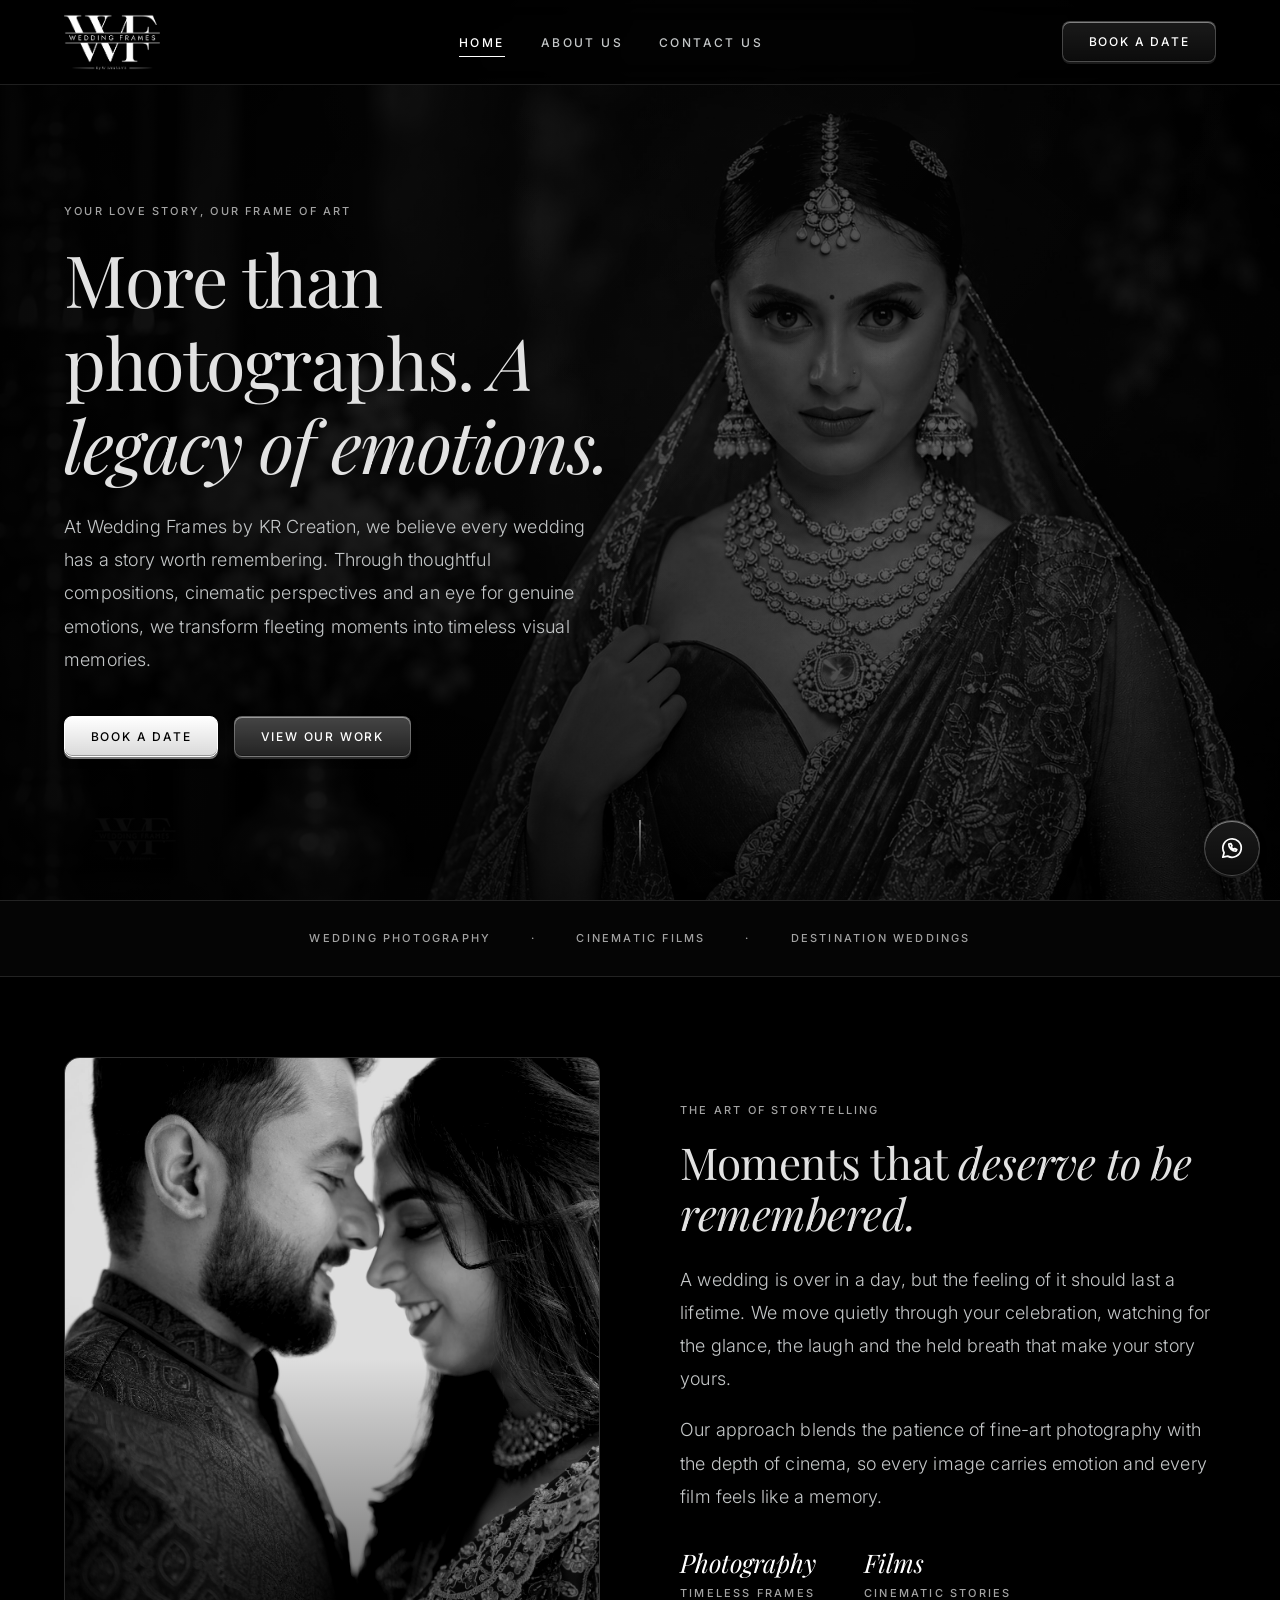
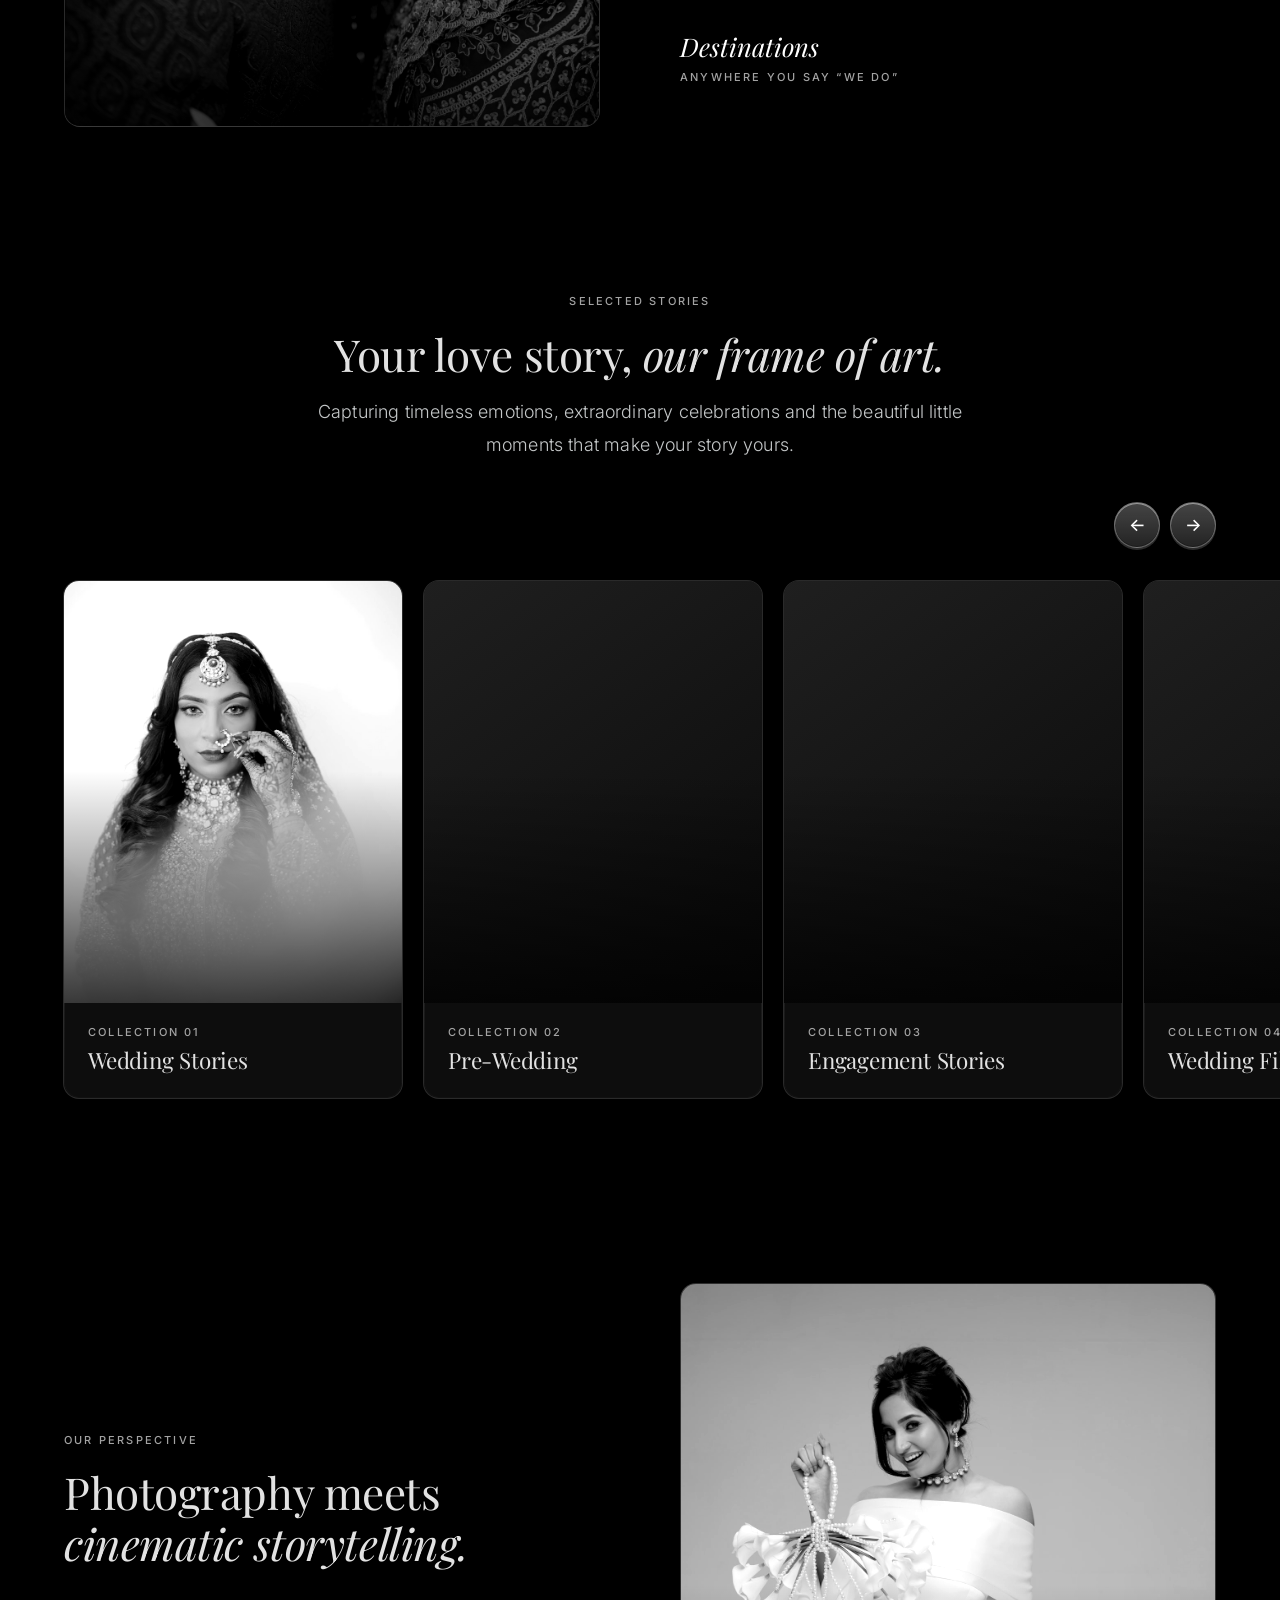
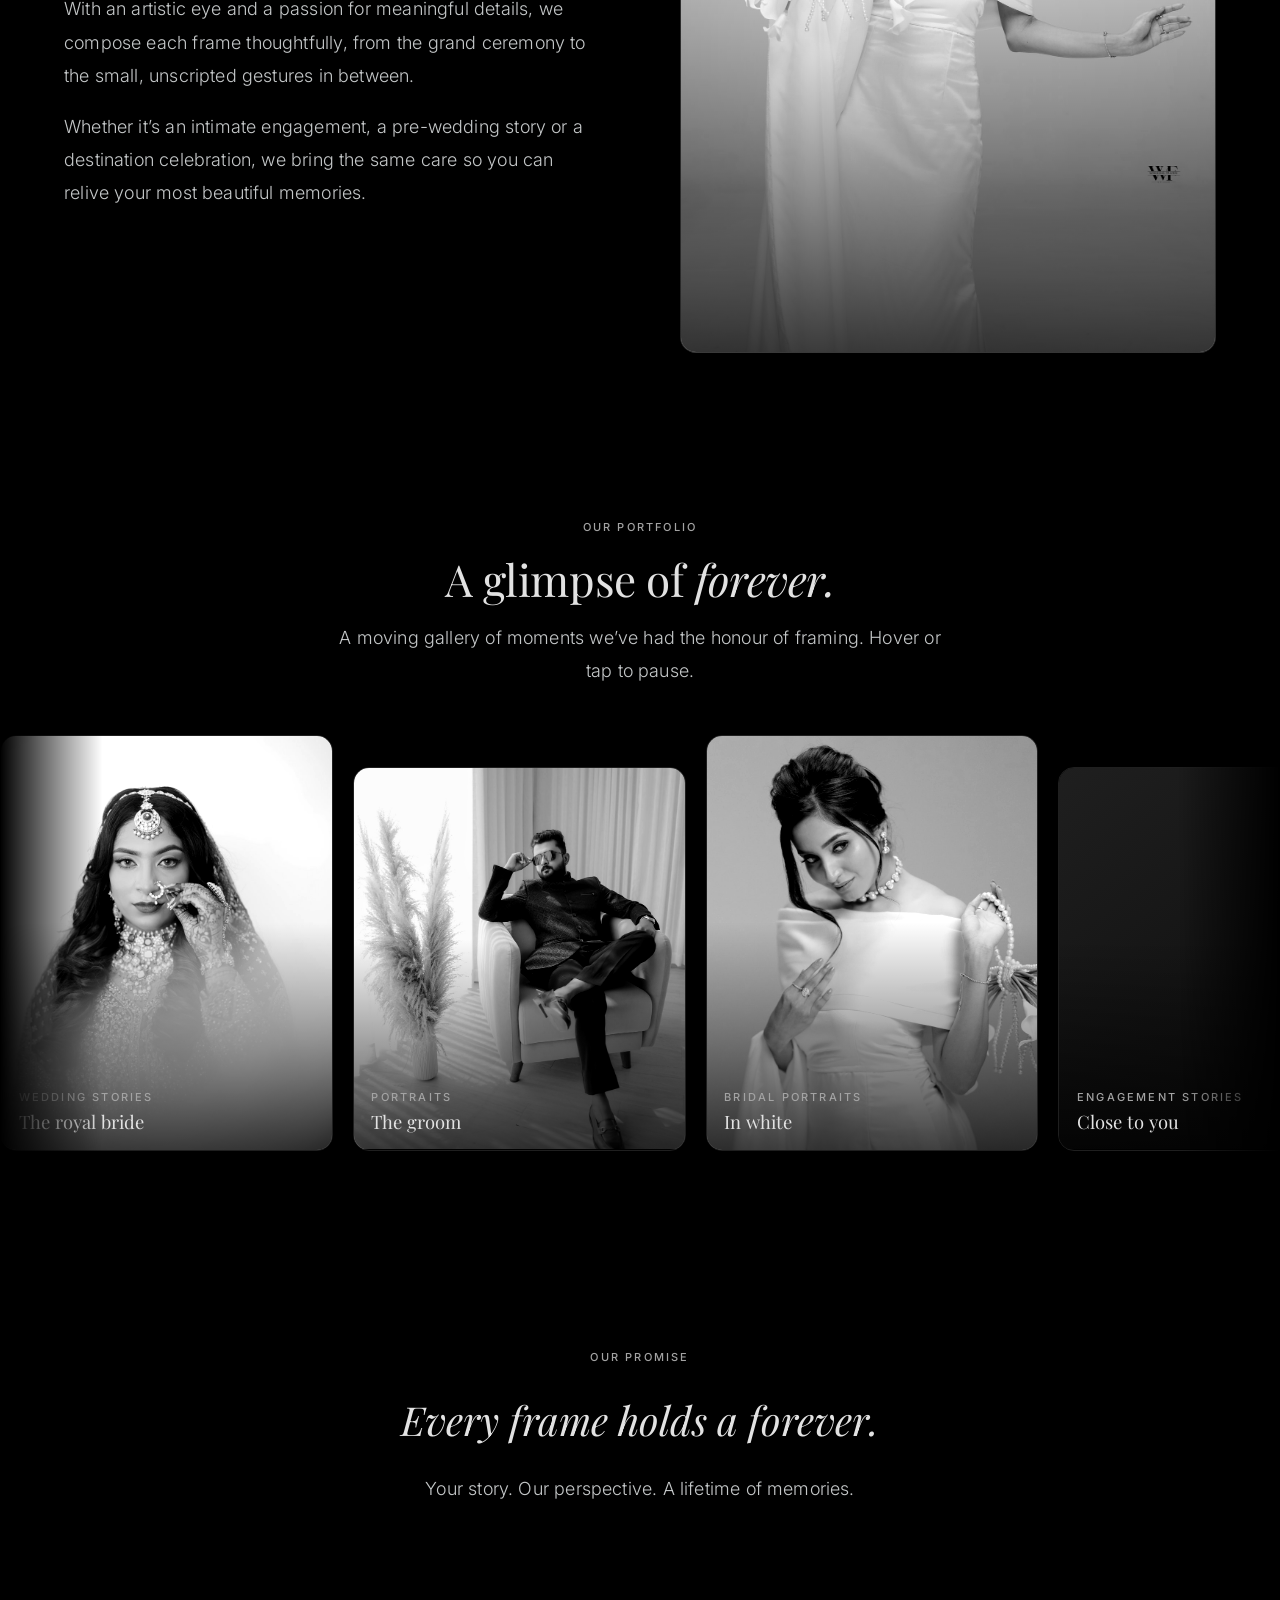
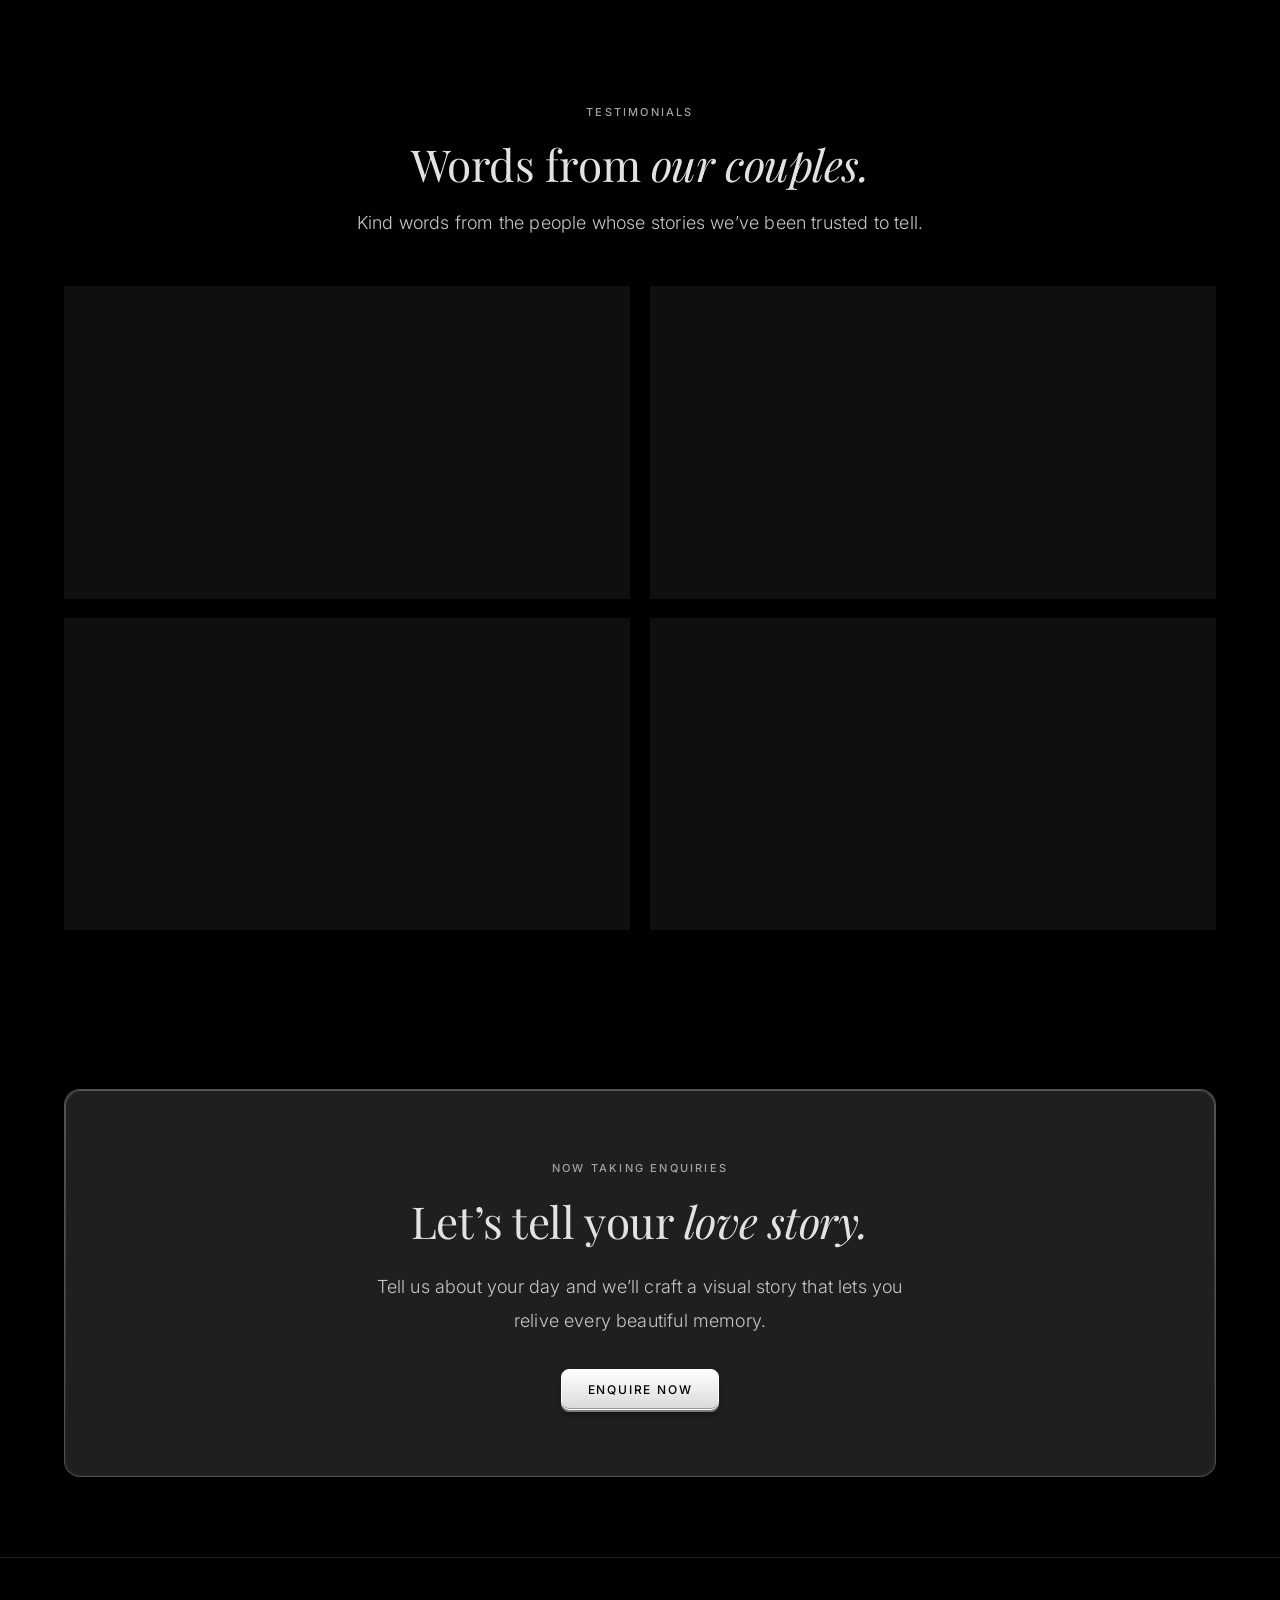
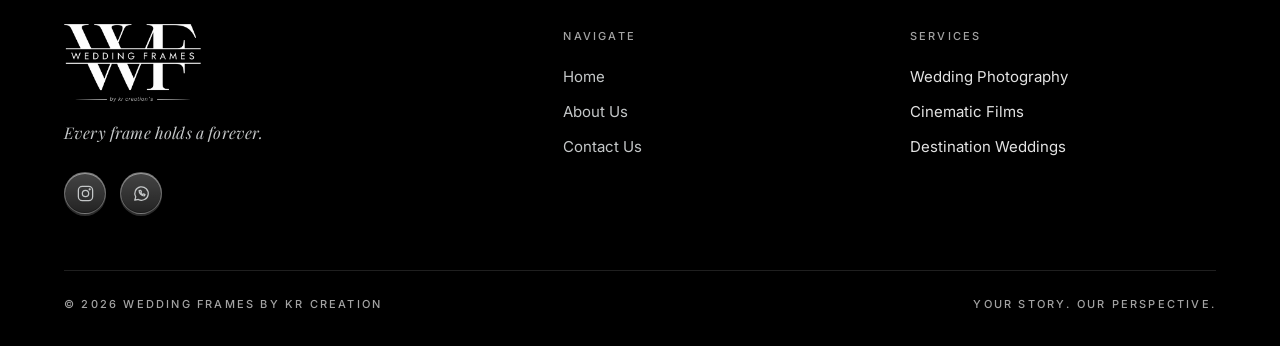
<file: index.html>
<!doctype html>
<html lang="en"><head><meta charset="utf-8"><meta name="viewport" content="width=device-width,initial-scale=1"><meta name="theme-color" content="#000000">
<title>Wedding Frames by KR Creation</title><meta name="description" content="Wedding photography, cinematic films and destination weddings. Every frame holds a forever.">
<link rel="icon" href="assets/logo-white.png">
<link rel="preconnect" href="https://fonts.googleapis.com"><link rel="preconnect" href="https://fonts.gstatic.com" crossorigin>
<link href="https://fonts.googleapis.com/css2?family=Inter:wght@300;400;500;600&family=Playfair+Display:ital,wght@0,400;0,500;1,400&display=swap" rel="stylesheet">
<link rel="stylesheet" href="assets/styles.css?v=6"></head><body>
<header><div class="wrap"><a class="brand" href="index.html" aria-label="Wedding Frames by KR Creation – home"><img src="assets/logo-white.png" alt="Wedding Frames by KR Creation"></a>
<nav id="nav"><ul>
<li><a href="index.html" aria-current="page">Home</a></li>
<li><a href="about.html">About Us</a></li>
<li><a href="contact.html">Contact Us</a></li></ul></nav>
<a class="btn" href="contact.html">Book a Date</a><button class="menu-btn" aria-label="Menu" aria-expanded="false" aria-controls="mnav">☰</button></div></header><div class="mnav" id="mnav" role="dialog" aria-modal="true" aria-label="Menu" hidden>
<button class="mclose" aria-label="Close menu">✕</button>
<div class="mnav-in"><a href="index.html"><img class="mlogo" src="assets/logo-white.png" alt="Wedding Frames by KR Creation"></a>
<ul class="mlinks"><li><a href="index.html" aria-current="page">Home</a></li><li><a href="about.html">About Us</a></li><li><a href="contact.html">Contact Us</a></li></ul>
<a class="btn solid" href="contact.html">Book a Date</a>
<div class="mdetails"><p class="mtag">Every frame holds a forever.</p><p class="label">Wedding Photography · Cinematic Films · Destination Weddings</p></div>
<div class="social msocial"><a href="https://www.instagram.com/weddingframes_by_krcreation" aria-label="Instagram" title="Instagram" rel="noopener" target="_blank"><svg viewBox="0 0 24 24" fill="none" stroke="currentColor" stroke-width="1.6" stroke-linecap="round" stroke-linejoin="round" aria-hidden="true"><rect x="3" y="3" width="18" height="18" rx="5"/><circle cx="12" cy="12" r="4"/><circle cx="17.3" cy="6.7" r=".6" fill="currentColor"/></svg></a><a href="https://wa.me/917511195251" aria-label="WhatsApp" title="WhatsApp" rel="noopener" target="_blank"><svg viewBox="0 0 24 24" fill="none" stroke="currentColor" stroke-width="1.6" stroke-linecap="round" stroke-linejoin="round" aria-hidden="true"><path d="M3.5 20.5l1.2-4.2A8.5 8.5 0 1 1 8 19.5z"/><path d="M9 8.5c0 3.5 3 6.500 6.500 6.500l1-1.500-2-1-1 .8c-1-.4-1.900-1.300-2.300-2.300l.8-1-1-2z"/></svg></a></div></div></div><main>
<section class="hero"><img class="bgimg" src="assets/img/hero.jpg" alt="" fetchpriority="high" onerror="this.remove()">
<div class="wrap">
<span class="label">Your love story, our frame of art</span>
<h1>More than photographs. <em>A legacy of emotions.</em></h1>
<p class="lead">At Wedding Frames by KR Creation, we believe every wedding has a story worth remembering. Through thoughtful compositions, cinematic perspectives and an eye for genuine emotions, we transform fleeting moments into timeless visual memories.</p>
<div class="cta"><a class="btn solid" href="contact.html">Book a Date</a><a class="btn" href="#stories">View Our Work</a></div></div>
<div class="scroll"><span></span></div></section>
<div class="tagline"><div class="wrap"><span class="label">Wedding Photography</span><span class="label dot" aria-hidden="true">·</span><span class="label">Cinematic Films</span><span class="label dot" aria-hidden="true">·</span><span class="label">Destination Weddings</span></div></div>
<section><div class="wrap split"><div class="media rv"><div class="slot tall"><img src="assets/img/p1.jpg" alt="" loading="lazy" decoding="async"><span class="ph">Add photo · assets/img/p1.jpg</span></div></div><div class="rv prose"><span class="label">The art of storytelling</span><h2 style="margin:1rem 0 1.5rem">Moments that <em>deserve to be remembered.</em></h2><p class="lead">A wedding is over in a day, but the feeling of it should last a lifetime. We move quietly through your celebration, watching for the glance, the laugh and the held breath that make your story yours.</p><p class="lead">Our approach blends the patience of fine-art photography with the depth of cinema, so every image carries emotion and every film feels like a memory.</p><div class="stats"><div><b>Photography</b><span class="label">Timeless frames</span></div><div><b>Films</b><span class="label">Cinematic stories</span></div><div><b>Destinations</b><span class="label">Anywhere you say “We do”</span></div></div></div></div></section><section id="stories"><div class="wrap"><div class="center rv"><span class="label">Selected stories</span><h2 style="margin:1rem 0">Your love story, <em>our frame of art.</em></h2>
<p class="lead" style="max-width:60ch;margin:0 auto">Capturing timeless emotions, extraordinary celebrations and the beautiful little moments that make your story yours.</p></div>
<div class="hs-wrap rv"><div class="hs-ctrl"><button class="btn hs-prev" aria-label="Previous">←</button><button class="btn hs-next" aria-label="Next">→</button></div><div class="hscroll" data-auto tabindex="0" aria-label="Selected stories"><a class="glass cat group rv" href="contact.html"><div class="slot"><img src="assets/img/wedding-stories.jpg" alt="" loading="lazy" decoding="async"><span class="ph">Add photo · assets/img/wedding-stories.jpg</span></div><div class="info"><span class="label">Collection 01</span><h3>Wedding Stories</h3></div></a><a class="glass cat group rv" href="contact.html"><div class="slot"><img src="assets/img/pre-wedding.jpg" alt="" loading="lazy" decoding="async"><span class="ph">Add photo · assets/img/pre-wedding.jpg</span></div><div class="info"><span class="label">Collection 02</span><h3>Pre-Wedding</h3></div></a><a class="glass cat group rv" href="contact.html"><div class="slot"><img src="assets/img/engagement-stories.jpg" alt="" loading="lazy" decoding="async"><span class="ph">Add photo · assets/img/engagement-stories.jpg</span></div><div class="info"><span class="label">Collection 03</span><h3>Engagement Stories</h3></div></a><a class="glass cat group rv" href="contact.html"><div class="slot"><img src="assets/img/wedding-films.jpg" alt="" loading="lazy" decoding="async"><span class="ph">Add photo · assets/img/wedding-films.jpg</span></div><div class="info"><span class="label">Collection 04</span><h3>Wedding Films</h3></div></a><a class="glass cat group rv" href="contact.html"><div class="slot"><img src="assets/img/couple-portraits.jpg" alt="" loading="lazy" decoding="async"><span class="ph">Add photo · assets/img/couple-portraits.jpg</span></div><div class="info"><span class="label">Collection 05</span><h3>Couple Portraits</h3></div></a><a class="glass cat group rv" href="contact.html"><div class="slot"><img src="assets/img/destination-weddings.jpg" alt="" loading="lazy" decoding="async"><span class="ph">Add photo · assets/img/destination-weddings.jpg</span></div><div class="info"><span class="label">Collection 06</span><h3>Destination Weddings</h3></div></a></div></div></div></section>
<section><div class="wrap split rev"><div class="media rv"><div class="slot tall"><img src="assets/img/p2.jpg" alt="" loading="lazy" decoding="async"><span class="ph">Add photo · assets/img/p2.jpg</span></div></div><div class="rv prose"><span class="label">Our perspective</span><h2 style="margin:1rem 0 1.5rem">Photography meets <em>cinematic storytelling.</em></h2><p class="lead">With an artistic eye and a passion for meaningful details, we compose each frame thoughtfully, from the grand ceremony to the small, unscripted gestures in between.</p><p class="lead">Whether it’s an intimate engagement, a pre-wedding story or a destination celebration, we bring the same care so you can relive your most beautiful memories.</p></div></div></section><section class="portfolio" id="portfolio"><div class="wrap center rv"><span class="label">Our portfolio</span><h2 style="margin:1rem 0">A glimpse of <em>forever.</em></h2><p class="lead" style="max-width:56ch;margin:0 auto">A moving gallery of moments we’ve had the honour of framing. Hover or tap to pause.</p></div>
<div class="marquee" aria-label="Portfolio gallery"><div class="mtrack"><figure class="mitem group"><div class="slot"><img src="assets/img/m1.jpg" alt="Bride in traditional jewellery with a soft white backdrop" decoding="async"><span class="ph">Add photo · assets/img/m1.jpg</span></div><figcaption><span class="label">Wedding Stories</span><strong>The royal bride</strong></figcaption></figure><figure class="mitem group"><div class="slot"><img src="assets/img/m2.jpg" alt="Groom in a dark bandhgala seated in a cream armchair" decoding="async"><span class="ph">Add photo · assets/img/m2.jpg</span></div><figcaption><span class="label">Portraits</span><strong>The groom</strong></figcaption></figure><figure class="mitem group"><div class="slot"><img src="assets/img/m3.jpg" alt="Bride in an off-shoulder white gown holding a pearl strand" decoding="async"><span class="ph">Add photo · assets/img/m3.jpg</span></div><figcaption><span class="label">Bridal Portraits</span><strong>In white</strong></figcaption></figure><figure class="mitem group"><div class="slot"><img src="assets/img/m4.jpg" alt="Couple leaning in forehead to forehead" decoding="async"><span class="ph">Add photo · assets/img/m4.jpg</span></div><figcaption><span class="label">Engagement Stories</span><strong>Close to you</strong></figcaption></figure><figure class="mitem group"><div class="slot"><img src="assets/img/m5.jpg" alt="Couple posing together on the beach" decoding="async"><span class="ph">Add photo · assets/img/m5.jpg</span></div><figcaption><span class="label">Pre-Wedding</span><strong>By the sea</strong></figcaption></figure><figure class="mitem group"><div class="slot"><img src="assets/img/m6.jpg" alt="Bride in a red lehenga beside a brass lamp" decoding="async"><span class="ph">Add photo · assets/img/m6.jpg</span></div><figcaption><span class="label">Wedding Stories</span><strong>Bridal grace</strong></figcaption></figure><figure class="mitem group"><div class="slot"><img src="assets/img/m7.jpg" alt="Couple holding hands against a white wall" decoding="async"><span class="ph">Add photo · assets/img/m7.jpg</span></div><figcaption><span class="label">Pre-Wedding</span><strong>Hand in hand</strong></figcaption></figure><figure class="mitem group"><div class="slot"><img src="assets/img/m8.jpg" alt="Black and white portrait of a couple under the trees" decoding="async"><span class="ph">Add photo · assets/img/m8.jpg</span></div><figcaption><span class="label">Couple Portraits</span><strong>Quiet moments</strong></figcaption></figure><figure class="mitem group"><div class="slot"><img src="assets/img/m9.jpg" alt="Bride-to-be with her friends on the beach" decoding="async"><span class="ph">Add photo · assets/img/m9.jpg</span></div><figcaption><span class="label">Bride to Be</span><strong>The bride squad</strong></figcaption></figure><figure aria-hidden="true" class="mitem group"><div class="slot"><img src="assets/img/m1.jpg" alt="" decoding="async"><span class="ph">Add photo · assets/img/m1.jpg</span></div><figcaption><span class="label">Wedding Stories</span><strong>The royal bride</strong></figcaption></figure><figure aria-hidden="true" class="mitem group"><div class="slot"><img src="assets/img/m2.jpg" alt="" decoding="async"><span class="ph">Add photo · assets/img/m2.jpg</span></div><figcaption><span class="label">Portraits</span><strong>The groom</strong></figcaption></figure><figure aria-hidden="true" class="mitem group"><div class="slot"><img src="assets/img/m3.jpg" alt="" decoding="async"><span class="ph">Add photo · assets/img/m3.jpg</span></div><figcaption><span class="label">Bridal Portraits</span><strong>In white</strong></figcaption></figure><figure aria-hidden="true" class="mitem group"><div class="slot"><img src="assets/img/m4.jpg" alt="" decoding="async"><span class="ph">Add photo · assets/img/m4.jpg</span></div><figcaption><span class="label">Engagement Stories</span><strong>Close to you</strong></figcaption></figure><figure aria-hidden="true" class="mitem group"><div class="slot"><img src="assets/img/m5.jpg" alt="" decoding="async"><span class="ph">Add photo · assets/img/m5.jpg</span></div><figcaption><span class="label">Pre-Wedding</span><strong>By the sea</strong></figcaption></figure><figure aria-hidden="true" class="mitem group"><div class="slot"><img src="assets/img/m6.jpg" alt="" decoding="async"><span class="ph">Add photo · assets/img/m6.jpg</span></div><figcaption><span class="label">Wedding Stories</span><strong>Bridal grace</strong></figcaption></figure><figure aria-hidden="true" class="mitem group"><div class="slot"><img src="assets/img/m7.jpg" alt="" decoding="async"><span class="ph">Add photo · assets/img/m7.jpg</span></div><figcaption><span class="label">Pre-Wedding</span><strong>Hand in hand</strong></figcaption></figure><figure aria-hidden="true" class="mitem group"><div class="slot"><img src="assets/img/m8.jpg" alt="" decoding="async"><span class="ph">Add photo · assets/img/m8.jpg</span></div><figcaption><span class="label">Couple Portraits</span><strong>Quiet moments</strong></figcaption></figure><figure aria-hidden="true" class="mitem group"><div class="slot"><img src="assets/img/m9.jpg" alt="" decoding="async"><span class="ph">Add photo · assets/img/m9.jpg</span></div><figcaption><span class="label">Bride to Be</span><strong>The bride squad</strong></figcaption></figure></div></div></section><section class="quote"><div class="wrap rv"><span class="label">Our promise</span><blockquote>Every frame holds a forever.</blockquote><p class="lead">Your story. Our perspective. A lifetime of memories.</p></div></section>
<section><div class="wrap"><div class="center rv"><span class="label">Testimonials</span><h2 style="margin:1rem 0">Words from <em>our couples.</em></h2><p class="lead" style="max-width:56ch;margin:0 auto">Kind words from the people whose stories we’ve been trusted to tell.</p></div><div class="tgrid"><div class="glass tcard rv"><span class="mark">“</span><blockquote>We were nervous about being in front of the camera, but within ten minutes we forgot they were there. When we saw the photos, every glance and every laugh from the muhurtham was there. Our parents still go through the album every week.</blockquote><div class="who"><b>Raj &amp; Divya</b><span class="label">Wedding</span></div></div><div class="glass tcard rv"><span class="mark">“</span><blockquote>From the church ceremony to the reception, they caught moments we didn’t even know happened. The film had both our families in tears, in the best way. Calm, kind and incredibly talented.</blockquote><div class="who"><b>George &amp; Neena</b><span class="label">Church Wedding · Film</span></div></div><div class="glass tcard rv"><span class="mark">“</span><blockquote>They understood our traditions and our families so well, and every frame feels like us. The nikah photos are the most beautiful pictures we’ve ever had taken. Thank you for being part of our day.</blockquote><div class="who"><b>Ashif &amp; Husna</b><span class="label">Nikah</span></div></div><div class="glass tcard rv"><span class="mark">“</span><blockquote>Our pre-wedding shoot felt like a day out with friends, not a photoshoot. The wedding photos are timeless, with soft light and real emotion. We’d recommend Wedding Frames to every couple we know.</blockquote><div class="who"><b>Nivedya &amp; Krishna</b><span class="label">Pre-Wedding · Wedding</span></div></div></div></div></section><section><div class="wrap"><div class="glass hi cta-card rv"><span class="label">Now taking enquiries</span><h2>Let’s tell your <em>love story.</em></h2><p class="lead">Tell us about your day and we’ll craft a visual story that lets you relive every beautiful memory.</p><a class="btn solid" href="contact.html">Enquire Now</a></div></div></section></main><footer><div class="wrap"><div class="fgrid"><div><img src="assets/logo-white.png" alt="Wedding Frames by KR Creation"><p class="lead" style="font-size:1rem;max-width:34ch;font-family:var(--serif);font-style:italic">Every frame holds a forever.</p><div class="social "><a href="https://www.instagram.com/weddingframes_by_krcreation" aria-label="Instagram" title="Instagram" rel="noopener" target="_blank"><svg viewBox="0 0 24 24" fill="none" stroke="currentColor" stroke-width="1.6" stroke-linecap="round" stroke-linejoin="round" aria-hidden="true"><rect x="3" y="3" width="18" height="18" rx="5"/><circle cx="12" cy="12" r="4"/><circle cx="17.3" cy="6.7" r=".6" fill="currentColor"/></svg></a><a href="https://wa.me/917511195251" aria-label="WhatsApp" title="WhatsApp" rel="noopener" target="_blank"><svg viewBox="0 0 24 24" fill="none" stroke="currentColor" stroke-width="1.6" stroke-linecap="round" stroke-linejoin="round" aria-hidden="true"><path d="M3.5 20.5l1.2-4.2A8.5 8.5 0 1 1 8 19.5z"/><path d="M9 8.5c0 3.5 3 6.500 6.500 6.500l1-1.500-2-1-1 .8c-1-.4-1.900-1.300-2.300-2.300l.8-1-1-2z"/></svg></a></div></div>
<div><span class="label">Navigate</span><ul><li><a href="index.html">Home</a></li><li><a href="about.html">About Us</a></li><li><a href="contact.html">Contact Us</a></li></ul></div>
<div><span class="label">Services</span><ul><li>Wedding Photography</li><li>Cinematic Films</li><li>Destination Weddings</li></ul></div></div>
<div class="copy label"><span>© 2026 Wedding Frames by KR Creation</span><span>Your story. Our perspective.</span></div></div></footer>
<a class="wa-float" href="https://wa.me/917511195251" target="_blank" rel="noopener" aria-label="Chat with us on WhatsApp" title="Chat on WhatsApp"><svg viewBox="0 0 24 24" fill="none" stroke="currentColor" stroke-width="1.6" stroke-linecap="round" stroke-linejoin="round" aria-hidden="true"><path d="M3.5 20.5l1.2-4.2A8.5 8.5 0 1 1 8 19.5z"/><path d="M9 8.5c0 3.5 3 6.500 6.500 6.500l1-1.500-2-1-1 .8c-1-.4-1.900-1.300-2.300-2.300l.8-1-1-2z"/></svg></a><script src="assets/script.js?v=6"></script></body></html>
</file>
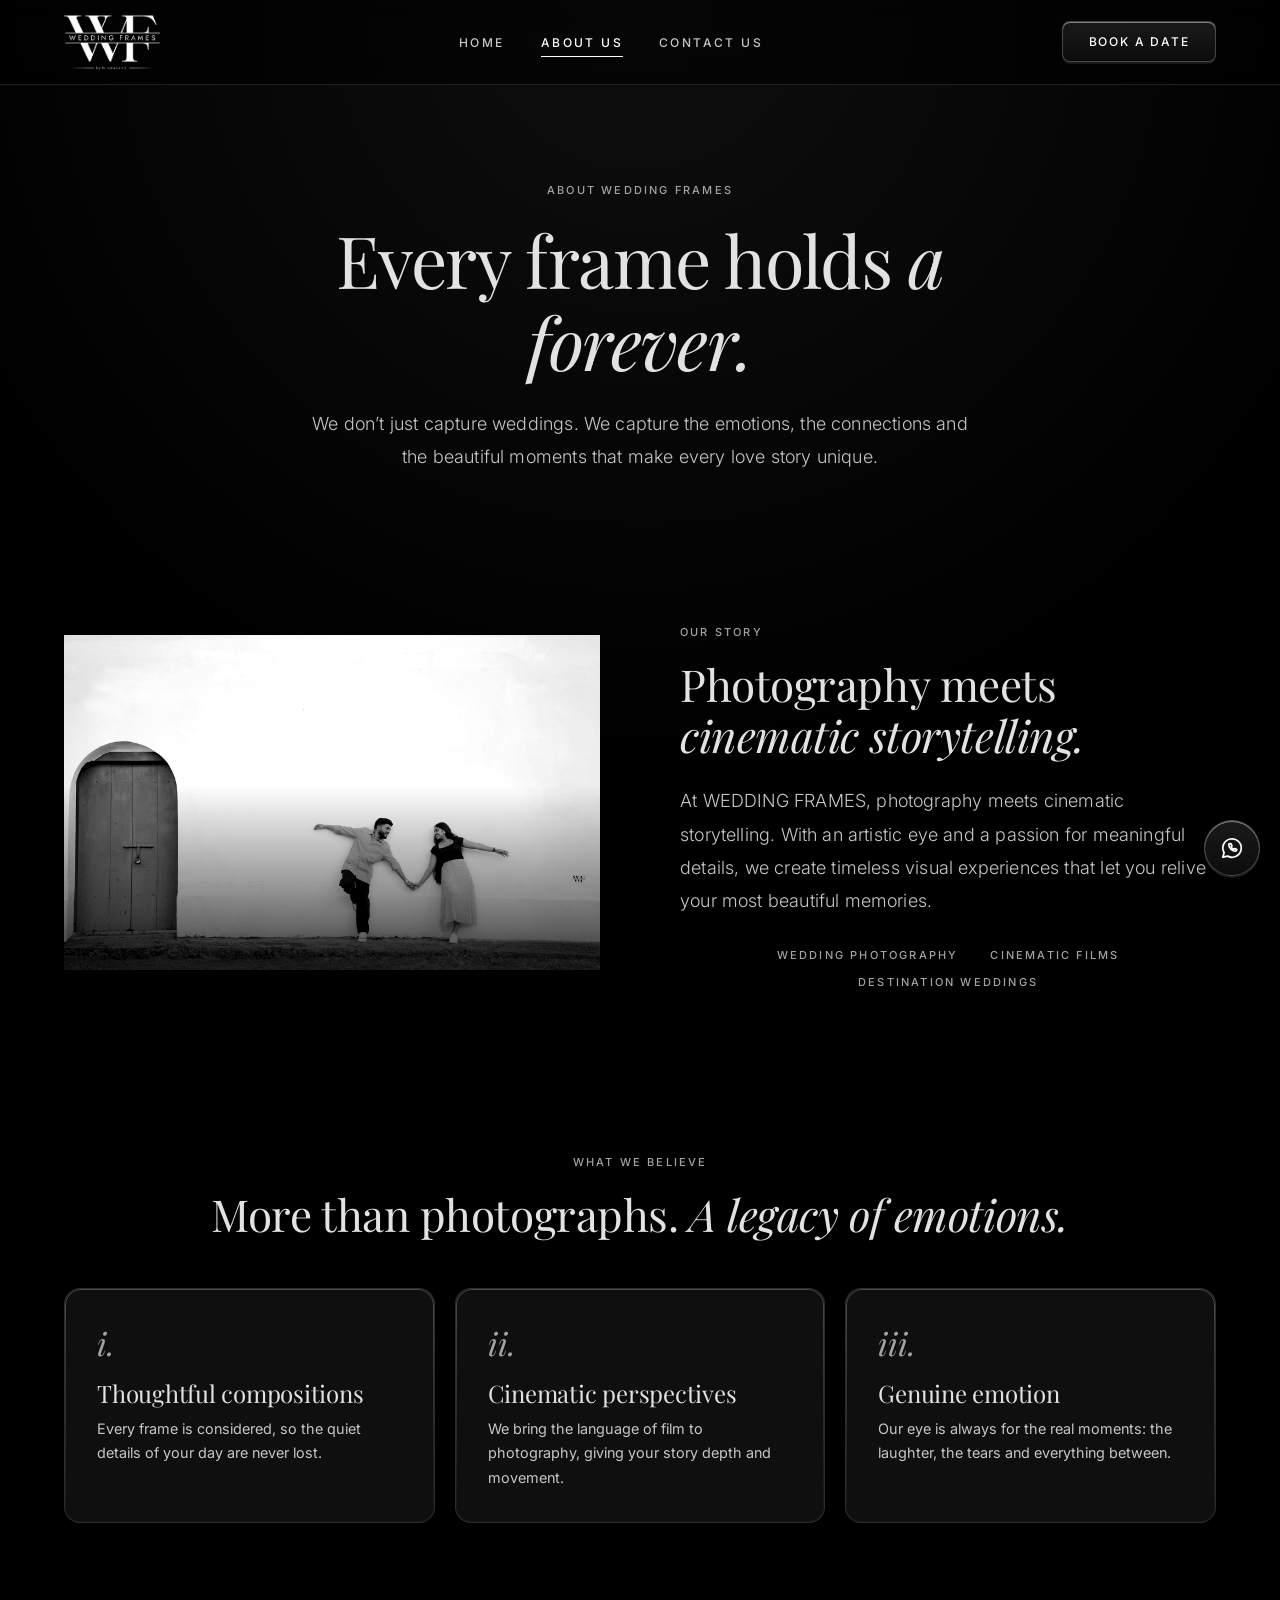
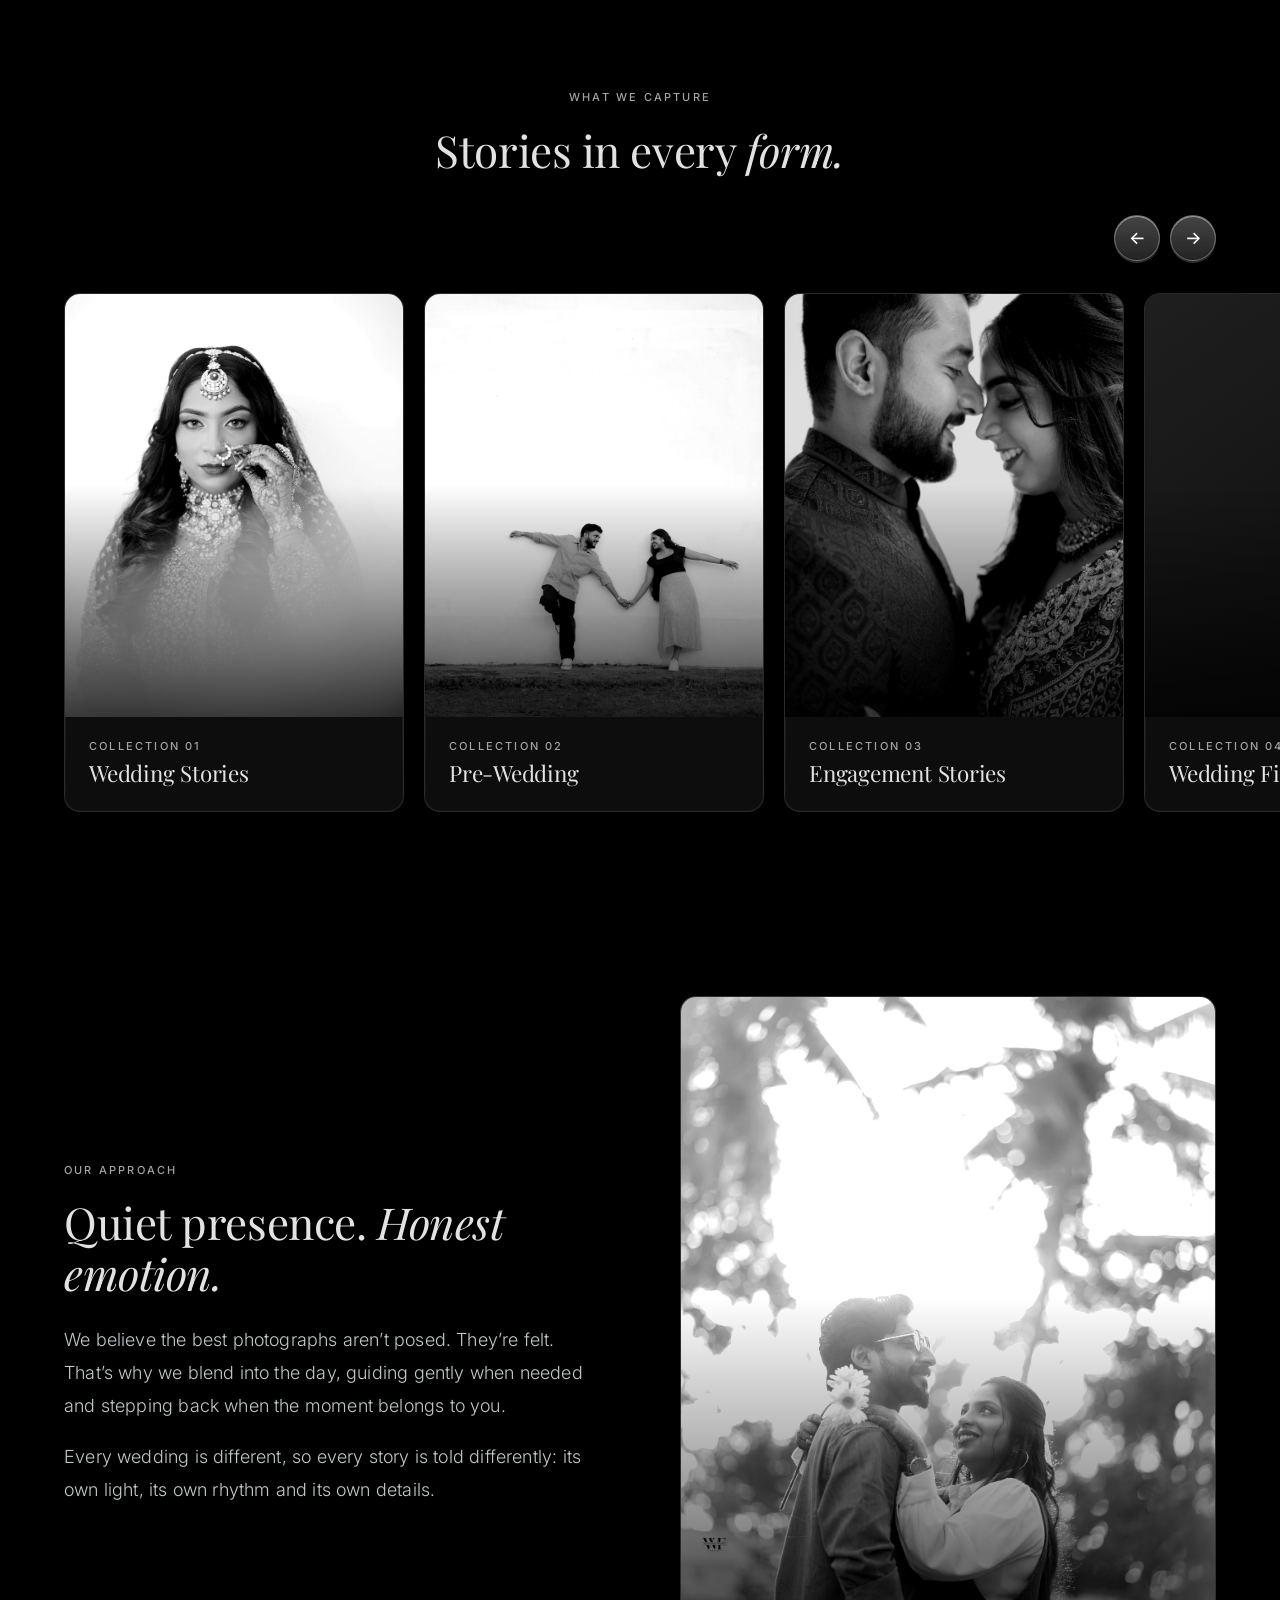
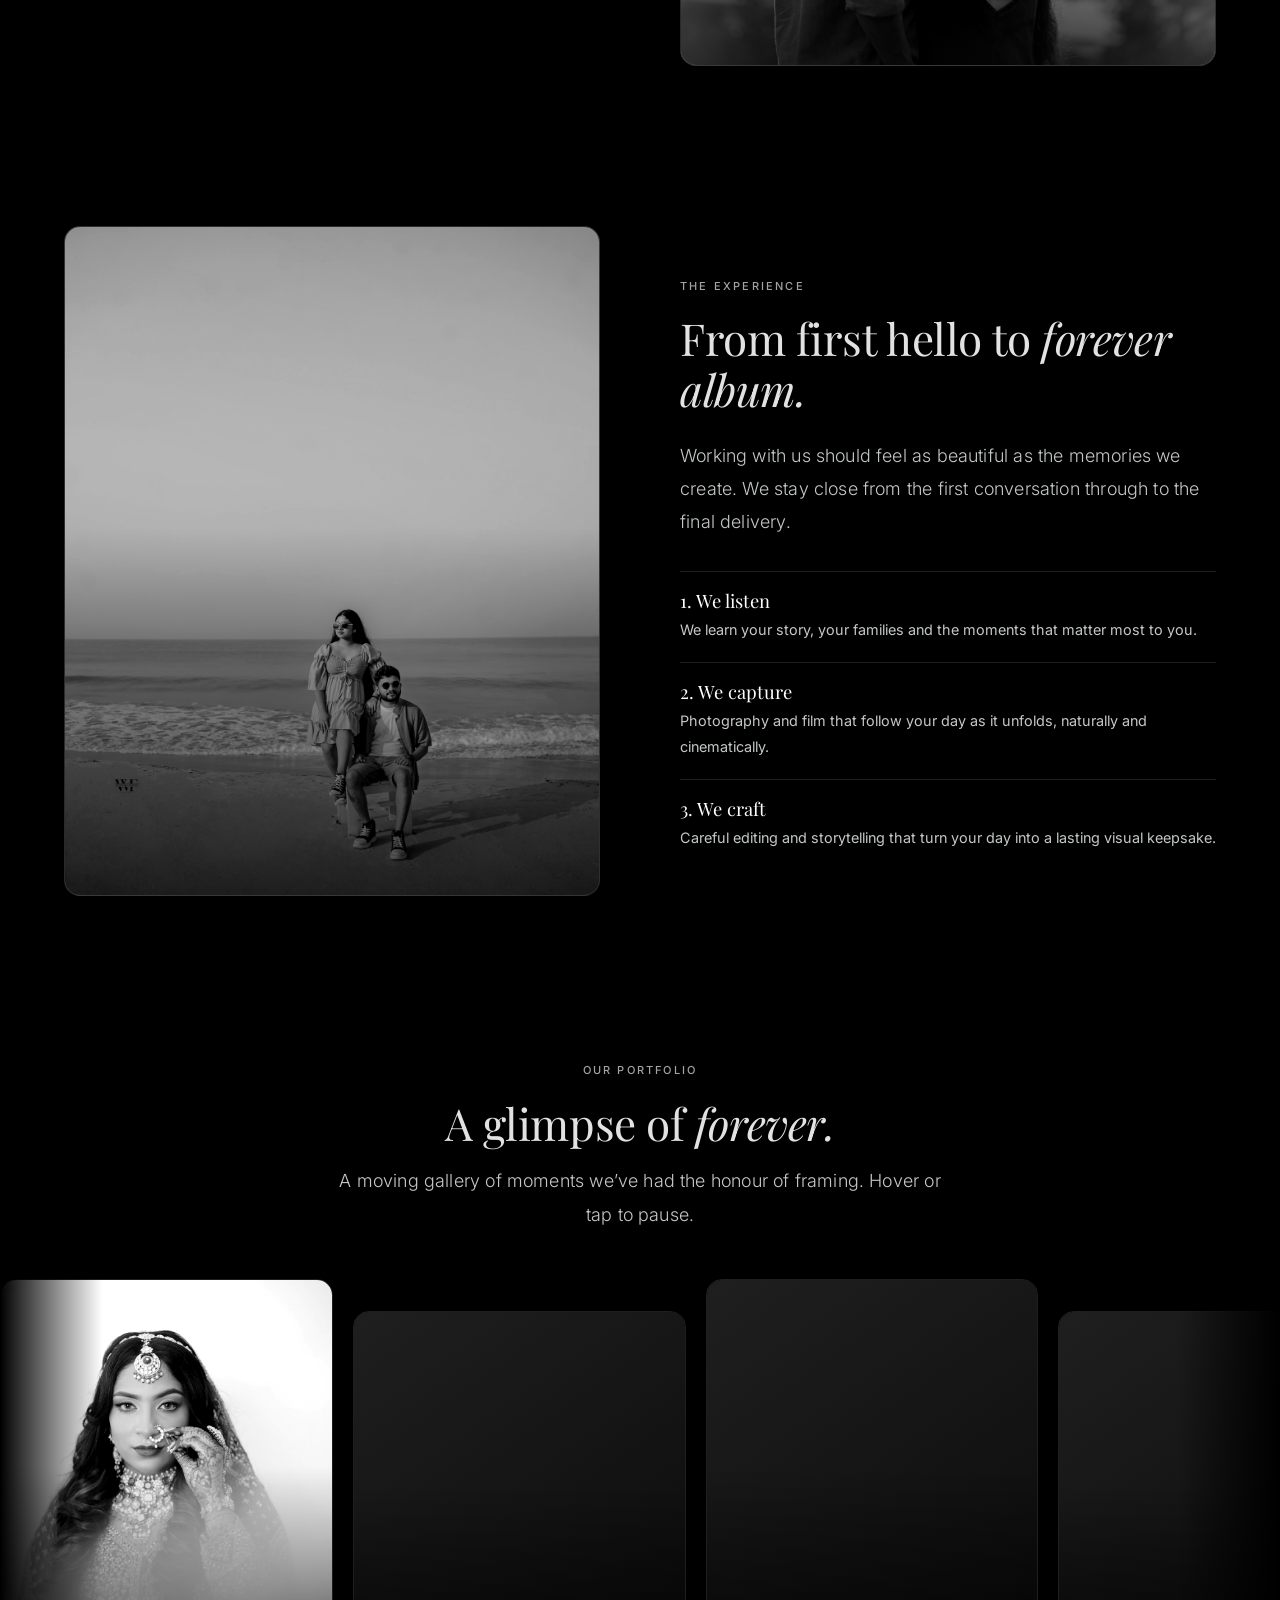
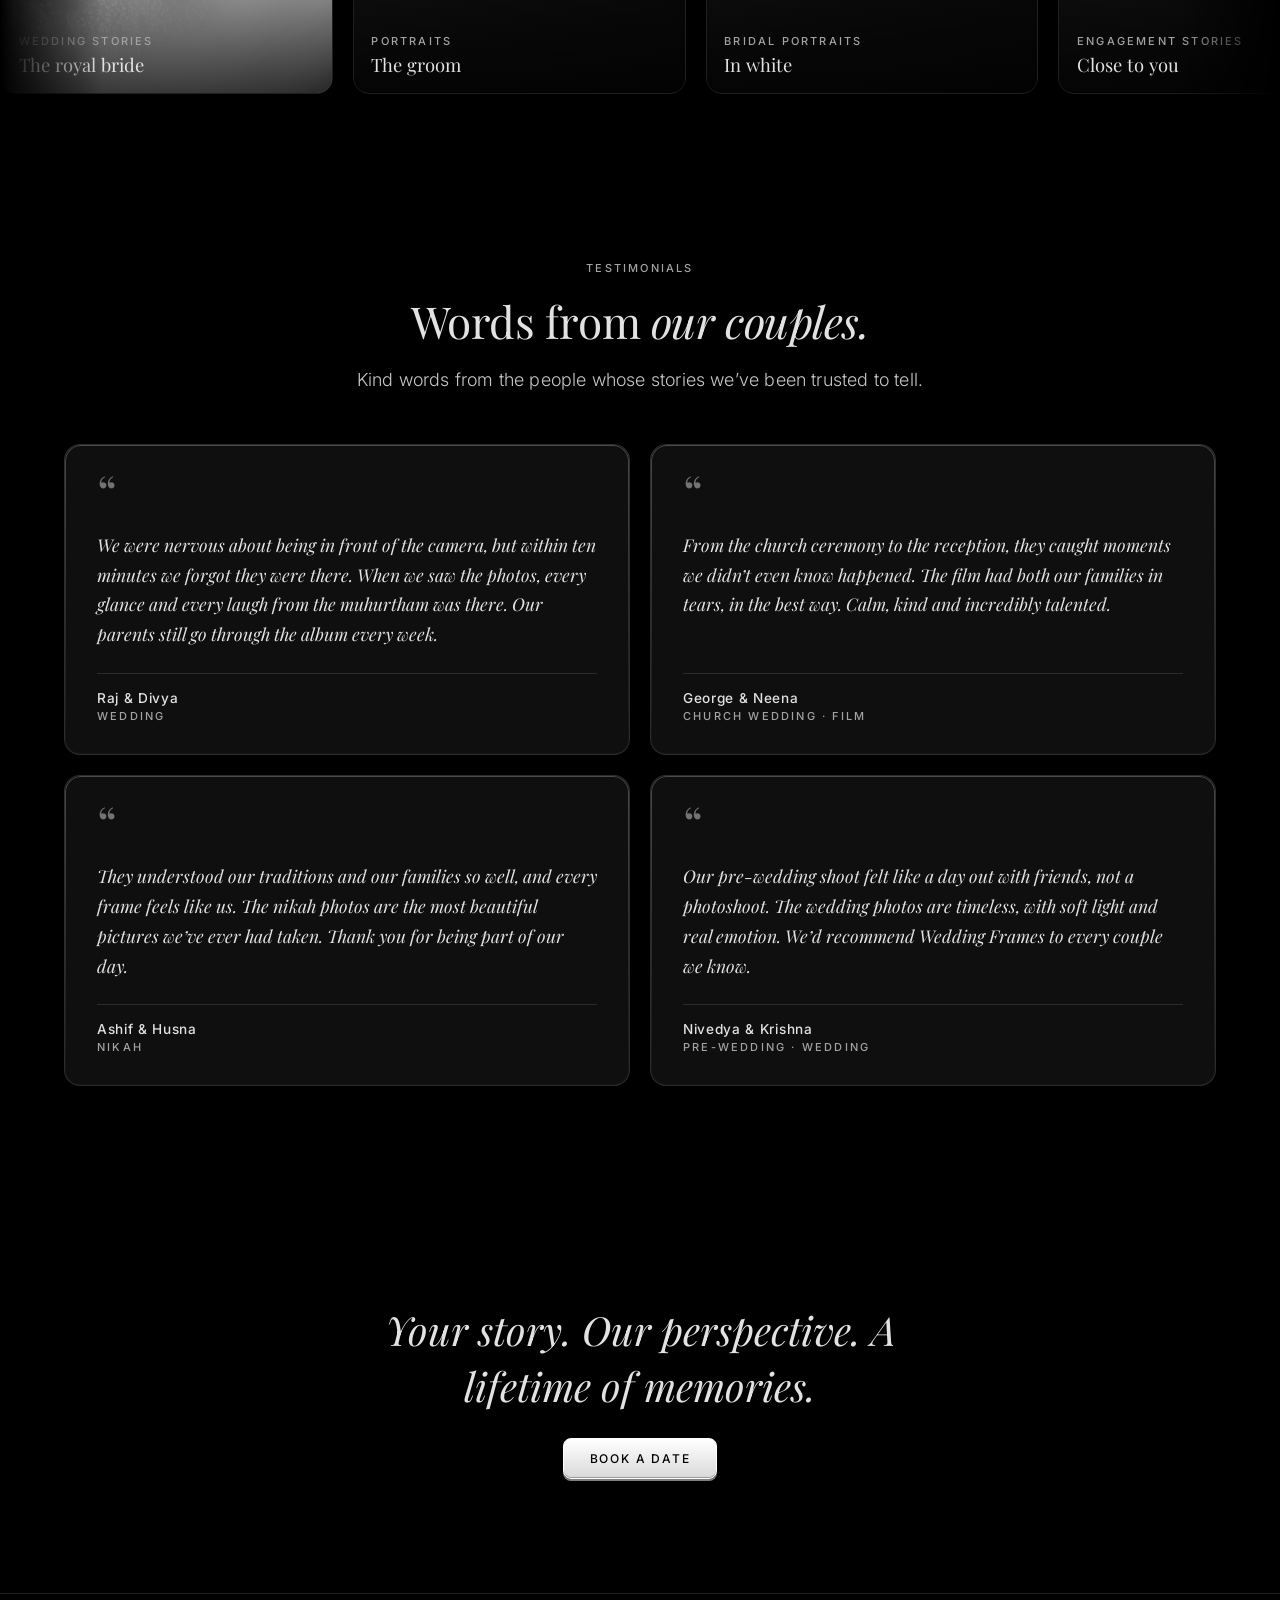
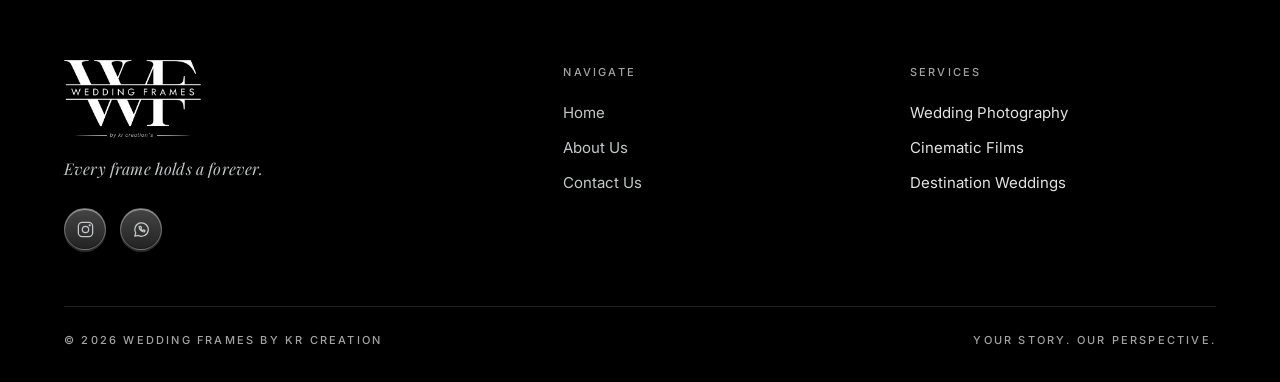
<file: about.html>
<!doctype html>
<html lang="en"><head><meta charset="utf-8"><meta name="viewport" content="width=device-width,initial-scale=1"><meta name="theme-color" content="#000000">
<title>About Us – Wedding Frames by KR Creation</title><meta name="description" content="Photography meets cinematic storytelling.">
<link rel="icon" href="assets/logo-white.png">
<link rel="preconnect" href="https://fonts.googleapis.com"><link rel="preconnect" href="https://fonts.gstatic.com" crossorigin>
<link href="https://fonts.googleapis.com/css2?family=Inter:wght@300;400;500;600&family=Playfair+Display:ital,wght@0,400;0,500;1,400&display=swap" rel="stylesheet">
<link rel="stylesheet" href="assets/styles.css?v=6"></head><body>
<header><div class="wrap"><a class="brand" href="index.html" aria-label="Wedding Frames by KR Creation – home"><img src="assets/logo-white.png" alt="Wedding Frames by KR Creation"></a>
<nav id="nav"><ul>
<li><a href="index.html">Home</a></li>
<li><a href="about.html" aria-current="page">About Us</a></li>
<li><a href="contact.html">Contact Us</a></li></ul></nav>
<a class="btn" href="contact.html">Book a Date</a><button class="menu-btn" aria-label="Menu" aria-expanded="false" aria-controls="mnav">☰</button></div></header><div class="mnav" id="mnav" role="dialog" aria-modal="true" aria-label="Menu" hidden>
<button class="mclose" aria-label="Close menu">✕</button>
<div class="mnav-in"><a href="index.html"><img class="mlogo" src="assets/logo-white.png" alt="Wedding Frames by KR Creation"></a>
<ul class="mlinks"><li><a href="index.html">Home</a></li><li><a href="about.html" aria-current="page">About Us</a></li><li><a href="contact.html">Contact Us</a></li></ul>
<a class="btn solid" href="contact.html">Book a Date</a>
<div class="mdetails"><p class="mtag">Every frame holds a forever.</p><p class="label">Wedding Photography · Cinematic Films · Destination Weddings</p></div>
<div class="social msocial"><a href="https://www.instagram.com/weddingframes_by_krcreation" aria-label="Instagram" title="Instagram" rel="noopener" target="_blank"><svg viewBox="0 0 24 24" fill="none" stroke="currentColor" stroke-width="1.6" stroke-linecap="round" stroke-linejoin="round" aria-hidden="true"><rect x="3" y="3" width="18" height="18" rx="5"/><circle cx="12" cy="12" r="4"/><circle cx="17.3" cy="6.7" r=".6" fill="currentColor"/></svg></a><a href="https://wa.me/917511195251" aria-label="WhatsApp" title="WhatsApp" rel="noopener" target="_blank"><svg viewBox="0 0 24 24" fill="none" stroke="currentColor" stroke-width="1.6" stroke-linecap="round" stroke-linejoin="round" aria-hidden="true"><path d="M3.5 20.5l1.2-4.2A8.5 8.5 0 1 1 8 19.5z"/><path d="M9 8.5c0 3.5 3 6.500 6.500 6.500l1-1.500-2-1-1 .8c-1-.4-1.900-1.300-2.300-2.300l.8-1-1-2z"/></svg></a></div></div></div><main>
<div class="pagehead"><div class="wrap"><span class="label">About Wedding Frames</span><h1 class="rv">Every frame holds <em>a forever.</em></h1>
<p class="lead rv">We don’t just capture weddings. We capture the emotions, the connections and the beautiful moments that make every love story unique.</p></div></div>
<section><div class="wrap split"><div class="rv"><div class="slot wide"><img src="assets/img/about.jpg" alt="" loading="lazy" decoding="async"><span class="ph">Add photo · assets/img/about.jpg</span></div></div>
<div class="rv"><span class="label">Our story</span><h2 style="margin:1rem 0 1.5rem">Photography meets <em>cinematic storytelling.</em></h2>
<p class="lead">At WEDDING FRAMES, photography meets cinematic storytelling. With an artistic eye and a passion for meaningful details, we create timeless visual experiences that let you relive your most beautiful memories.</p>
<div class="services"><span class="label">Wedding Photography</span><span class="label">Cinematic Films</span><span class="label">Destination Weddings</span></div></div></div></section>
<section><div class="wrap"><div class="center rv"><span class="label">What we believe</span><h2 style="margin-top:1rem">More than photographs. <em>A legacy of emotions.</em></h2></div>
<div class="pillars"><div class="glass pillar rv"><span class="n">i.</span><h3>Thoughtful compositions</h3><p>Every frame is considered, so the quiet details of your day are never lost.</p></div>
<div class="glass pillar rv"><span class="n">ii.</span><h3>Cinematic perspectives</h3><p>We bring the language of film to photography, giving your story depth and movement.</p></div>
<div class="glass pillar rv"><span class="n">iii.</span><h3>Genuine emotion</h3><p>Our eye is always for the real moments: the laughter, the tears and everything between.</p></div></div></div></section>
<section><div class="wrap"><div class="center rv"><span class="label">What we capture</span><h2 style="margin:1rem 0">Stories in every <em>form.</em></h2></div><div class="hs-wrap rv"><div class="hs-ctrl"><button class="btn hs-prev" aria-label="Previous">←</button><button class="btn hs-next" aria-label="Next">→</button></div><div class="hscroll" data-auto tabindex="0" aria-label="What we capture"><a class="glass cat group rv" href="contact.html"><div class="slot"><img src="assets/img/wedding-stories.jpg" alt="" loading="lazy" decoding="async"><span class="ph">Add photo · assets/img/wedding-stories.jpg</span></div><div class="info"><span class="label">Collection 01</span><h3>Wedding Stories</h3></div></a><a class="glass cat group rv" href="contact.html"><div class="slot"><img src="assets/img/pre-wedding.jpg" alt="" loading="lazy" decoding="async"><span class="ph">Add photo · assets/img/pre-wedding.jpg</span></div><div class="info"><span class="label">Collection 02</span><h3>Pre-Wedding</h3></div></a><a class="glass cat group rv" href="contact.html"><div class="slot"><img src="assets/img/engagement-stories.jpg" alt="" loading="lazy" decoding="async"><span class="ph">Add photo · assets/img/engagement-stories.jpg</span></div><div class="info"><span class="label">Collection 03</span><h3>Engagement Stories</h3></div></a><a class="glass cat group rv" href="contact.html"><div class="slot"><img src="assets/img/wedding-films.jpg" alt="" loading="lazy" decoding="async"><span class="ph">Add photo · assets/img/wedding-films.jpg</span></div><div class="info"><span class="label">Collection 04</span><h3>Wedding Films</h3></div></a><a class="glass cat group rv" href="contact.html"><div class="slot"><img src="assets/img/couple-portraits.jpg" alt="" loading="lazy" decoding="async"><span class="ph">Add photo · assets/img/couple-portraits.jpg</span></div><div class="info"><span class="label">Collection 05</span><h3>Couple Portraits</h3></div></a><a class="glass cat group rv" href="contact.html"><div class="slot"><img src="assets/img/destination-weddings.jpg" alt="" loading="lazy" decoding="async"><span class="ph">Add photo · assets/img/destination-weddings.jpg</span></div><div class="info"><span class="label">Collection 06</span><h3>Destination Weddings</h3></div></a></div></div></div></section>
<section><div class="wrap split rev"><div class="media rv"><div class="slot tall"><img src="assets/img/p3.jpg" alt="" loading="lazy" decoding="async"><span class="ph">Add photo · assets/img/p3.jpg</span></div></div><div class="rv prose"><span class="label">Our approach</span><h2 style="margin:1rem 0 1.5rem">Quiet presence. <em>Honest emotion.</em></h2><p class="lead">We believe the best photographs aren’t posed. They’re felt. That’s why we blend into the day, guiding gently when needed and stepping back when the moment belongs to you.</p><p class="lead">Every wedding is different, so every story is told differently: its own light, its own rhythm and its own details.</p></div></div></section><section><div class="wrap split"><div class="media rv"><div class="slot tall"><img src="assets/img/p4.jpg" alt="" loading="lazy" decoding="async"><span class="ph">Add photo · assets/img/p4.jpg</span></div></div><div class="rv prose"><span class="label">The experience</span><h2 style="margin:1rem 0 1.5rem">From first hello to <em>forever album.</em></h2><p class="lead">Working with us should feel as beautiful as the memories we create. We stay close from the first conversation through to the final delivery.</p><ul class="steps"><li><b>1. We listen</b><span>We learn your story, your families and the moments that matter most to you.</span></li><li><b>2. We capture</b><span>Photography and film that follow your day as it unfolds, naturally and cinematically.</span></li><li><b>3. We craft</b><span>Careful editing and storytelling that turn your day into a lasting visual keepsake.</span></li></ul></div></div></section><section class="portfolio" id="portfolio"><div class="wrap center rv"><span class="label">Our portfolio</span><h2 style="margin:1rem 0">A glimpse of <em>forever.</em></h2><p class="lead" style="max-width:56ch;margin:0 auto">A moving gallery of moments we’ve had the honour of framing. Hover or tap to pause.</p></div>
<div class="marquee" aria-label="Portfolio gallery"><div class="mtrack"><figure class="mitem group"><div class="slot"><img src="assets/img/m1.jpg" alt="Bride in traditional jewellery with a soft white backdrop" decoding="async"><span class="ph">Add photo · assets/img/m1.jpg</span></div><figcaption><span class="label">Wedding Stories</span><strong>The royal bride</strong></figcaption></figure><figure class="mitem group"><div class="slot"><img src="assets/img/m2.jpg" alt="Groom in a dark bandhgala seated in a cream armchair" decoding="async"><span class="ph">Add photo · assets/img/m2.jpg</span></div><figcaption><span class="label">Portraits</span><strong>The groom</strong></figcaption></figure><figure class="mitem group"><div class="slot"><img src="assets/img/m3.jpg" alt="Bride in an off-shoulder white gown holding a pearl strand" decoding="async"><span class="ph">Add photo · assets/img/m3.jpg</span></div><figcaption><span class="label">Bridal Portraits</span><strong>In white</strong></figcaption></figure><figure class="mitem group"><div class="slot"><img src="assets/img/m4.jpg" alt="Couple leaning in forehead to forehead" decoding="async"><span class="ph">Add photo · assets/img/m4.jpg</span></div><figcaption><span class="label">Engagement Stories</span><strong>Close to you</strong></figcaption></figure><figure class="mitem group"><div class="slot"><img src="assets/img/m5.jpg" alt="Couple posing together on the beach" decoding="async"><span class="ph">Add photo · assets/img/m5.jpg</span></div><figcaption><span class="label">Pre-Wedding</span><strong>By the sea</strong></figcaption></figure><figure class="mitem group"><div class="slot"><img src="assets/img/m6.jpg" alt="Bride in a red lehenga beside a brass lamp" decoding="async"><span class="ph">Add photo · assets/img/m6.jpg</span></div><figcaption><span class="label">Wedding Stories</span><strong>Bridal grace</strong></figcaption></figure><figure class="mitem group"><div class="slot"><img src="assets/img/m7.jpg" alt="Couple holding hands against a white wall" decoding="async"><span class="ph">Add photo · assets/img/m7.jpg</span></div><figcaption><span class="label">Pre-Wedding</span><strong>Hand in hand</strong></figcaption></figure><figure class="mitem group"><div class="slot"><img src="assets/img/m8.jpg" alt="Black and white portrait of a couple under the trees" decoding="async"><span class="ph">Add photo · assets/img/m8.jpg</span></div><figcaption><span class="label">Couple Portraits</span><strong>Quiet moments</strong></figcaption></figure><figure class="mitem group"><div class="slot"><img src="assets/img/m9.jpg" alt="Bride-to-be with her friends on the beach" decoding="async"><span class="ph">Add photo · assets/img/m9.jpg</span></div><figcaption><span class="label">Bride to Be</span><strong>The bride squad</strong></figcaption></figure><figure aria-hidden="true" class="mitem group"><div class="slot"><img src="assets/img/m1.jpg" alt="" decoding="async"><span class="ph">Add photo · assets/img/m1.jpg</span></div><figcaption><span class="label">Wedding Stories</span><strong>The royal bride</strong></figcaption></figure><figure aria-hidden="true" class="mitem group"><div class="slot"><img src="assets/img/m2.jpg" alt="" decoding="async"><span class="ph">Add photo · assets/img/m2.jpg</span></div><figcaption><span class="label">Portraits</span><strong>The groom</strong></figcaption></figure><figure aria-hidden="true" class="mitem group"><div class="slot"><img src="assets/img/m3.jpg" alt="" decoding="async"><span class="ph">Add photo · assets/img/m3.jpg</span></div><figcaption><span class="label">Bridal Portraits</span><strong>In white</strong></figcaption></figure><figure aria-hidden="true" class="mitem group"><div class="slot"><img src="assets/img/m4.jpg" alt="" decoding="async"><span class="ph">Add photo · assets/img/m4.jpg</span></div><figcaption><span class="label">Engagement Stories</span><strong>Close to you</strong></figcaption></figure><figure aria-hidden="true" class="mitem group"><div class="slot"><img src="assets/img/m5.jpg" alt="" decoding="async"><span class="ph">Add photo · assets/img/m5.jpg</span></div><figcaption><span class="label">Pre-Wedding</span><strong>By the sea</strong></figcaption></figure><figure aria-hidden="true" class="mitem group"><div class="slot"><img src="assets/img/m6.jpg" alt="" decoding="async"><span class="ph">Add photo · assets/img/m6.jpg</span></div><figcaption><span class="label">Wedding Stories</span><strong>Bridal grace</strong></figcaption></figure><figure aria-hidden="true" class="mitem group"><div class="slot"><img src="assets/img/m7.jpg" alt="" decoding="async"><span class="ph">Add photo · assets/img/m7.jpg</span></div><figcaption><span class="label">Pre-Wedding</span><strong>Hand in hand</strong></figcaption></figure><figure aria-hidden="true" class="mitem group"><div class="slot"><img src="assets/img/m8.jpg" alt="" decoding="async"><span class="ph">Add photo · assets/img/m8.jpg</span></div><figcaption><span class="label">Couple Portraits</span><strong>Quiet moments</strong></figcaption></figure><figure aria-hidden="true" class="mitem group"><div class="slot"><img src="assets/img/m9.jpg" alt="" decoding="async"><span class="ph">Add photo · assets/img/m9.jpg</span></div><figcaption><span class="label">Bride to Be</span><strong>The bride squad</strong></figcaption></figure></div></div></section><section><div class="wrap"><div class="center rv"><span class="label">Testimonials</span><h2 style="margin:1rem 0">Words from <em>our couples.</em></h2><p class="lead" style="max-width:56ch;margin:0 auto">Kind words from the people whose stories we’ve been trusted to tell.</p></div><div class="tgrid"><div class="glass tcard rv"><span class="mark">“</span><blockquote>We were nervous about being in front of the camera, but within ten minutes we forgot they were there. When we saw the photos, every glance and every laugh from the muhurtham was there. Our parents still go through the album every week.</blockquote><div class="who"><b>Raj &amp; Divya</b><span class="label">Wedding</span></div></div><div class="glass tcard rv"><span class="mark">“</span><blockquote>From the church ceremony to the reception, they caught moments we didn’t even know happened. The film had both our families in tears, in the best way. Calm, kind and incredibly talented.</blockquote><div class="who"><b>George &amp; Neena</b><span class="label">Church Wedding · Film</span></div></div><div class="glass tcard rv"><span class="mark">“</span><blockquote>They understood our traditions and our families so well, and every frame feels like us. The nikah photos are the most beautiful pictures we’ve ever had taken. Thank you for being part of our day.</blockquote><div class="who"><b>Ashif &amp; Husna</b><span class="label">Nikah</span></div></div><div class="glass tcard rv"><span class="mark">“</span><blockquote>Our pre-wedding shoot felt like a day out with friends, not a photoshoot. The wedding photos are timeless, with soft light and real emotion. We’d recommend Wedding Frames to every couple we know.</blockquote><div class="who"><b>Nivedya &amp; Krishna</b><span class="label">Pre-Wedding · Wedding</span></div></div></div></div></section><section class="quote"><div class="wrap rv"><blockquote>Your story. Our perspective. A lifetime of memories.</blockquote><a class="btn solid" href="contact.html">Book a Date</a></div></section></main><footer><div class="wrap"><div class="fgrid"><div><img src="assets/logo-white.png" alt="Wedding Frames by KR Creation"><p class="lead" style="font-size:1rem;max-width:34ch;font-family:var(--serif);font-style:italic">Every frame holds a forever.</p><div class="social "><a href="https://www.instagram.com/weddingframes_by_krcreation" aria-label="Instagram" title="Instagram" rel="noopener" target="_blank"><svg viewBox="0 0 24 24" fill="none" stroke="currentColor" stroke-width="1.6" stroke-linecap="round" stroke-linejoin="round" aria-hidden="true"><rect x="3" y="3" width="18" height="18" rx="5"/><circle cx="12" cy="12" r="4"/><circle cx="17.3" cy="6.7" r=".6" fill="currentColor"/></svg></a><a href="https://wa.me/917511195251" aria-label="WhatsApp" title="WhatsApp" rel="noopener" target="_blank"><svg viewBox="0 0 24 24" fill="none" stroke="currentColor" stroke-width="1.6" stroke-linecap="round" stroke-linejoin="round" aria-hidden="true"><path d="M3.5 20.5l1.2-4.2A8.5 8.5 0 1 1 8 19.5z"/><path d="M9 8.5c0 3.5 3 6.500 6.500 6.500l1-1.500-2-1-1 .8c-1-.4-1.900-1.300-2.300-2.300l.8-1-1-2z"/></svg></a></div></div>
<div><span class="label">Navigate</span><ul><li><a href="index.html">Home</a></li><li><a href="about.html">About Us</a></li><li><a href="contact.html">Contact Us</a></li></ul></div>
<div><span class="label">Services</span><ul><li>Wedding Photography</li><li>Cinematic Films</li><li>Destination Weddings</li></ul></div></div>
<div class="copy label"><span>© 2026 Wedding Frames by KR Creation</span><span>Your story. Our perspective.</span></div></div></footer>
<a class="wa-float" href="https://wa.me/917511195251" target="_blank" rel="noopener" aria-label="Chat with us on WhatsApp" title="Chat on WhatsApp"><svg viewBox="0 0 24 24" fill="none" stroke="currentColor" stroke-width="1.6" stroke-linecap="round" stroke-linejoin="round" aria-hidden="true"><path d="M3.5 20.5l1.2-4.2A8.5 8.5 0 1 1 8 19.5z"/><path d="M9 8.5c0 3.5 3 6.500 6.500 6.500l1-1.500-2-1-1 .8c-1-.4-1.900-1.300-2.300-2.300l.8-1-1-2z"/></svg></a><script src="assets/script.js?v=6"></script></body></html>
</file>
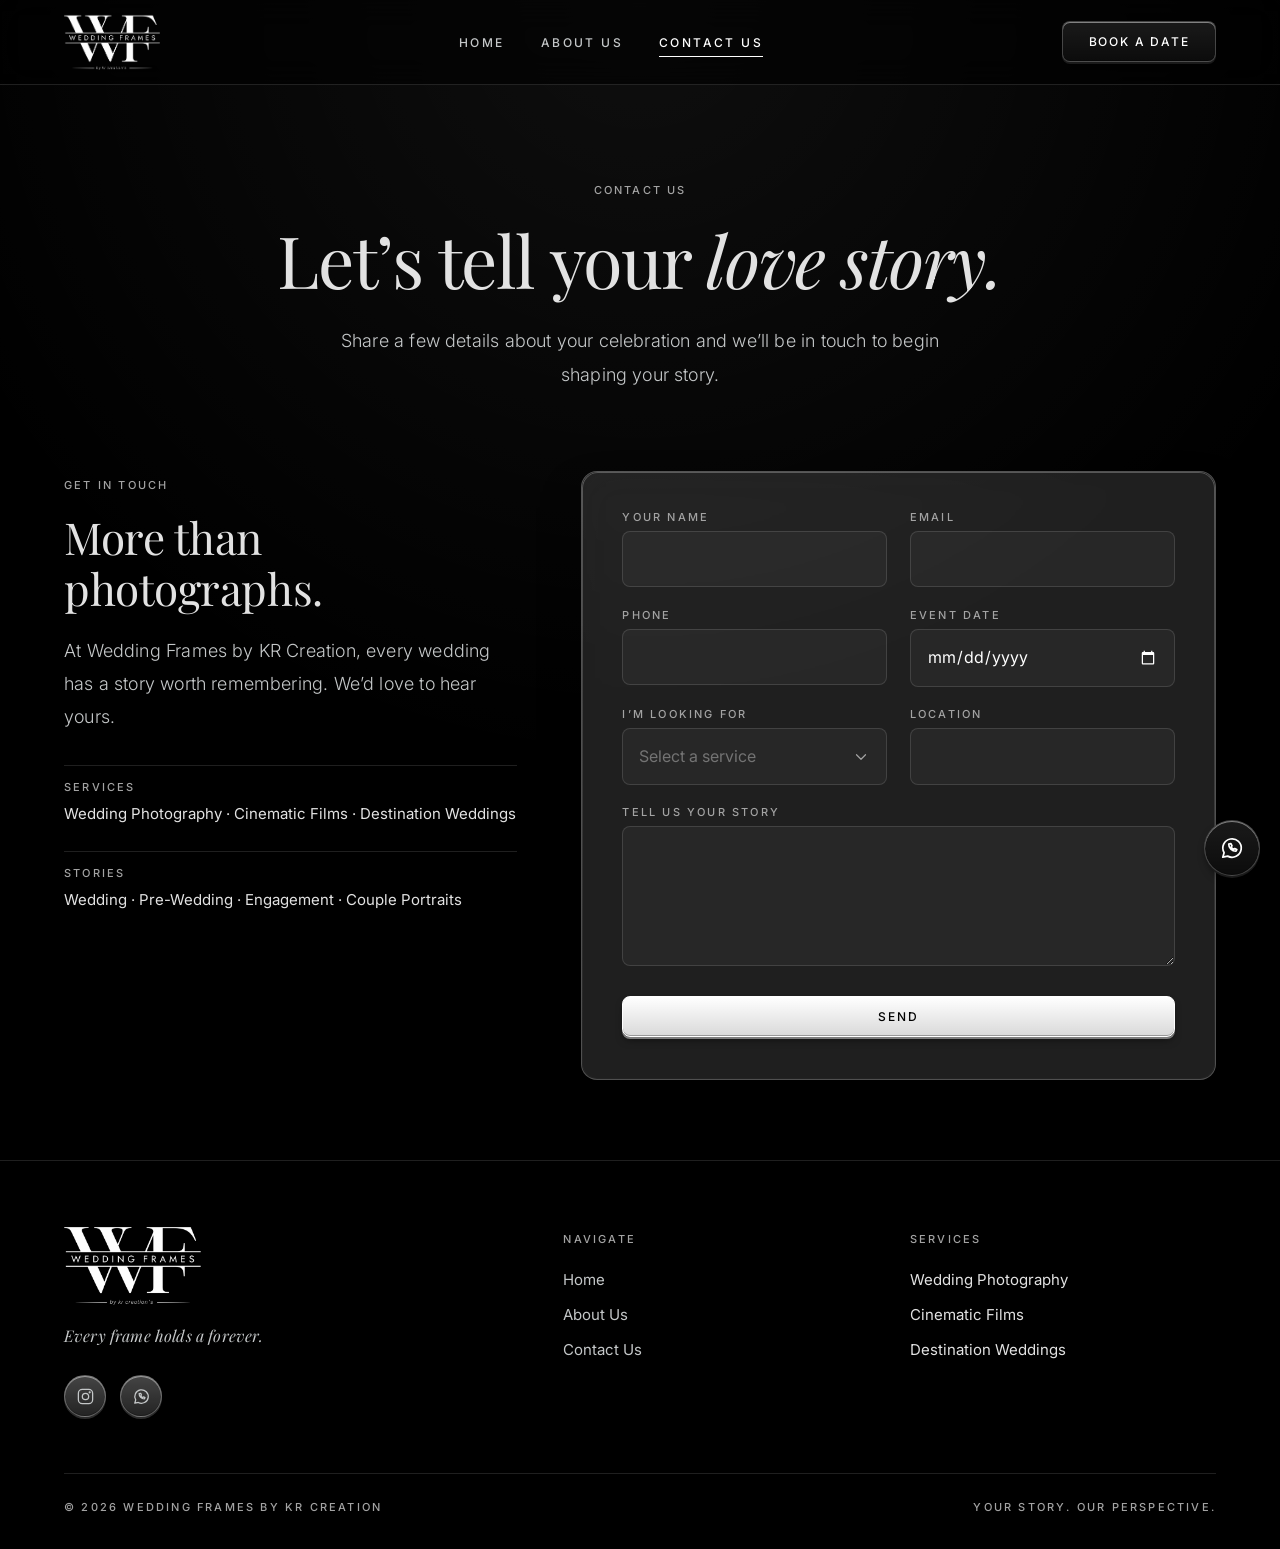
<file: contact.html>
<!doctype html>
<html lang="en"><head><meta charset="utf-8"><meta name="viewport" content="width=device-width,initial-scale=1"><meta name="theme-color" content="#000000">
<title>Contact Us – Wedding Frames by KR Creation</title><meta name="description" content="Tell us your story and book your date.">
<link rel="icon" href="assets/logo-white.png">
<link rel="preconnect" href="https://fonts.googleapis.com"><link rel="preconnect" href="https://fonts.gstatic.com" crossorigin>
<link href="https://fonts.googleapis.com/css2?family=Inter:wght@300;400;500;600&family=Playfair+Display:ital,wght@0,400;0,500;1,400&display=swap" rel="stylesheet">
<link rel="stylesheet" href="assets/styles.css?v=6"></head><body>
<header><div class="wrap"><a class="brand" href="index.html" aria-label="Wedding Frames by KR Creation – home"><img src="assets/logo-white.png" alt="Wedding Frames by KR Creation"></a>
<nav id="nav"><ul>
<li><a href="index.html">Home</a></li>
<li><a href="about.html">About Us</a></li>
<li><a href="contact.html" aria-current="page">Contact Us</a></li></ul></nav>
<a class="btn" href="contact.html">Book a Date</a><button class="menu-btn" aria-label="Menu" aria-expanded="false" aria-controls="mnav">☰</button></div></header><div class="mnav" id="mnav" role="dialog" aria-modal="true" aria-label="Menu" hidden>
<button class="mclose" aria-label="Close menu">✕</button>
<div class="mnav-in"><a href="index.html"><img class="mlogo" src="assets/logo-white.png" alt="Wedding Frames by KR Creation"></a>
<ul class="mlinks"><li><a href="index.html">Home</a></li><li><a href="about.html">About Us</a></li><li><a href="contact.html" aria-current="page">Contact Us</a></li></ul>
<a class="btn solid" href="contact.html">Book a Date</a>
<div class="mdetails"><p class="mtag">Every frame holds a forever.</p><p class="label">Wedding Photography · Cinematic Films · Destination Weddings</p></div>
<div class="social msocial"><a href="https://www.instagram.com/weddingframes_by_krcreation" aria-label="Instagram" title="Instagram" rel="noopener" target="_blank"><svg viewBox="0 0 24 24" fill="none" stroke="currentColor" stroke-width="1.6" stroke-linecap="round" stroke-linejoin="round" aria-hidden="true"><rect x="3" y="3" width="18" height="18" rx="5"/><circle cx="12" cy="12" r="4"/><circle cx="17.3" cy="6.7" r=".6" fill="currentColor"/></svg></a><a href="https://wa.me/917511195251" aria-label="WhatsApp" title="WhatsApp" rel="noopener" target="_blank"><svg viewBox="0 0 24 24" fill="none" stroke="currentColor" stroke-width="1.6" stroke-linecap="round" stroke-linejoin="round" aria-hidden="true"><path d="M3.5 20.5l1.2-4.2A8.5 8.5 0 1 1 8 19.5z"/><path d="M9 8.5c0 3.5 3 6.500 6.500 6.500l1-1.500-2-1-1 .8c-1-.4-1.900-1.300-2.300-2.300l.8-1-1-2z"/></svg></a></div></div></div><main>
<div class="pagehead"><div class="wrap"><span class="label">Contact us</span><h1 class="rv">Let’s tell your <em>love story.</em></h1>
<p class="lead rv">Share a few details about your celebration and we’ll be in touch to begin shaping your story.</p></div></div>
<section style="padding-top:1rem"><div class="wrap contact-grid">
<div class="rv"><span class="label">Get in touch</span><h2 style="margin:1rem 0 1.25rem">More than photographs.</h2>
<p class="lead">At Wedding Frames by KR Creation, every wedding has a story worth remembering. We’d love to hear yours.</p>
<ul class="info-list"><li><b>Services</b>Wedding Photography · Cinematic Films · Destination Weddings</li>
<li><b>Stories</b>Wedding · Pre-Wedding · Engagement · Couple Portraits</li></ul></div>
<form class="glass hi rv" id="enquiry" data-whatsapp="917511195251">
<div class="two"><div class="f"><label class="label" for="name">Your name</label><input id="name" name="name" required autocomplete="name"></div>
<div class="f"><label class="label" for="email">Email</label><input id="email" name="email" type="email" required autocomplete="email"></div></div>
<div class="two"><div class="f"><label class="label" for="phone">Phone</label><input id="phone" name="phone" type="tel" autocomplete="tel"></div>
<div class="f"><label class="label" for="date">Event date</label><input id="date" name="date" type="date"></div></div>
<div class="two"><div class="f"><span class="label" id="svc-l" style="display:block;margin-bottom:.5rem">I’m looking for</span>
<div class="dd" id="dd"><input type="hidden" name="service" id="service" value="">
<button type="button" class="dd-btn" aria-haspopup="listbox" aria-expanded="false" aria-labelledby="svc-l dd-v"><span id="dd-v" class="ph-t">Select a service</span><svg viewBox="0 0 24 24" width="18" height="18" fill="none" stroke="currentColor" stroke-width="1.6" stroke-linecap="round" stroke-linejoin="round" aria-hidden="true"><path d="M6 9l6 6 6-6"/></svg></button>
<ul class="dd-list" role="listbox" aria-labelledby="svc-l" tabindex="-1"><li role="option" data-v="Wedding Stories" tabindex="-1">Wedding Stories</li><li role="option" data-v="Pre-Wedding" tabindex="-1">Pre-Wedding</li><li role="option" data-v="Engagement Stories" tabindex="-1">Engagement Stories</li><li role="option" data-v="Wedding Films" tabindex="-1">Wedding Films</li><li role="option" data-v="Couple Portraits" tabindex="-1">Couple Portraits</li><li role="option" data-v="Destination Weddings" tabindex="-1">Destination Weddings</li><li role="option" data-v="Other" tabindex="-1">Other</li></ul></div>
<input class="other-in" id="other" name="other" placeholder="Please specify" hidden aria-label="Please specify"></div>
<div class="f"><label class="label" for="location">Location</label><input id="location" name="location"></div></div>
<div class="f"><label class="label" for="message">Tell us your story</label><textarea id="message" name="message"></textarea></div>
<button class="btn solid" type="submit">Send</button>
<p class="sent">Thank you. WhatsApp is opening with your enquiry ready to send. Just press send.</p></form></div></section></main><footer><div class="wrap"><div class="fgrid"><div><img src="assets/logo-white.png" alt="Wedding Frames by KR Creation"><p class="lead" style="font-size:1rem;max-width:34ch;font-family:var(--serif);font-style:italic">Every frame holds a forever.</p><div class="social "><a href="https://www.instagram.com/weddingframes_by_krcreation" aria-label="Instagram" title="Instagram" rel="noopener" target="_blank"><svg viewBox="0 0 24 24" fill="none" stroke="currentColor" stroke-width="1.6" stroke-linecap="round" stroke-linejoin="round" aria-hidden="true"><rect x="3" y="3" width="18" height="18" rx="5"/><circle cx="12" cy="12" r="4"/><circle cx="17.3" cy="6.7" r=".6" fill="currentColor"/></svg></a><a href="https://wa.me/917511195251" aria-label="WhatsApp" title="WhatsApp" rel="noopener" target="_blank"><svg viewBox="0 0 24 24" fill="none" stroke="currentColor" stroke-width="1.6" stroke-linecap="round" stroke-linejoin="round" aria-hidden="true"><path d="M3.5 20.5l1.2-4.2A8.5 8.5 0 1 1 8 19.5z"/><path d="M9 8.5c0 3.5 3 6.500 6.500 6.500l1-1.500-2-1-1 .8c-1-.4-1.900-1.300-2.300-2.300l.8-1-1-2z"/></svg></a></div></div>
<div><span class="label">Navigate</span><ul><li><a href="index.html">Home</a></li><li><a href="about.html">About Us</a></li><li><a href="contact.html">Contact Us</a></li></ul></div>
<div><span class="label">Services</span><ul><li>Wedding Photography</li><li>Cinematic Films</li><li>Destination Weddings</li></ul></div></div>
<div class="copy label"><span>© 2026 Wedding Frames by KR Creation</span><span>Your story. Our perspective.</span></div></div></footer>
<a class="wa-float" href="https://wa.me/917511195251" target="_blank" rel="noopener" aria-label="Chat with us on WhatsApp" title="Chat on WhatsApp"><svg viewBox="0 0 24 24" fill="none" stroke="currentColor" stroke-width="1.6" stroke-linecap="round" stroke-linejoin="round" aria-hidden="true"><path d="M3.5 20.5l1.2-4.2A8.5 8.5 0 1 1 8 19.5z"/><path d="M9 8.5c0 3.5 3 6.500 6.500 6.500l1-1.500-2-1-1 .8c-1-.4-1.900-1.300-2.300-2.300l.8-1-1-2z"/></svg></a><script src="assets/script.js?v=6"></script></body></html>
</file>
<file: assets/styles.css>
:root{
  --bg:#000;--surface:#131313;--on:#e2e2e2;--on-var:#c4c7c8;--mid:#a3a3a3;--dim:#737373;
  --glass:rgba(255,255,255,.06);--glass2:rgba(255,255,255,.12);
  --line:rgba(255,255,255,.12);--line2:rgba(255,255,255,.22);
  --serif:'Playfair Display',Georgia,serif;--sans:'Inter',system-ui,sans-serif;
  --m:1.5rem;--max:1440px;
}
@media(min-width:1024px){:root{--m:4rem}}
*{box-sizing:border-box;margin:0;padding:0}
html{scroll-behavior:smooth;scroll-padding-top:96px}
body{background:var(--bg);color:var(--on);font:400 .9375rem/1.7 var(--sans);-webkit-font-smoothing:antialiased;overflow-x:hidden;min-height:100vh}
body::before{content:"";position:fixed;inset:0;pointer-events:none;background:radial-gradient(circle at top,rgba(255,255,255,.06),transparent 70%);z-index:0}
img{max-width:100%;display:block}
a{color:inherit;text-decoration:none}
::selection{background:#fff;color:#000}
.wrap{max-width:var(--max);margin:0 auto;padding:0 var(--m);position:relative;z-index:1}
main{position:relative;z-index:1}
section{padding:5rem 0}
.label{font:500 .6875rem/1 var(--sans);letter-spacing:.2em;text-transform:uppercase;color:var(--mid)}
h1,h2,h3{font-family:var(--serif);font-weight:400;letter-spacing:-.01em;line-height:1.15}
h1{font-size:clamp(2.5rem,7vw,4.5rem);letter-spacing:-.02em}
h2{font-size:clamp(1.75rem,4vw,2.75rem)}
h3{font-size:1.5rem}
em{font-style:italic}
.lead{font-weight:300;font-size:1.125rem;line-height:1.85;color:var(--on-var);letter-spacing:.01em}
.center{text-align:center}
.glass{background:var(--glass);backdrop-filter:blur(20px);-webkit-backdrop-filter:blur(20px);border:1px solid var(--line);border-radius:1rem;position:relative}
.glass::before{content:"";position:absolute;inset:0;border-radius:inherit;padding:1px;background:linear-gradient(180deg,rgba(255,255,255,.25),rgba(255,255,255,.02));-webkit-mask:linear-gradient(#000 0 0) content-box,linear-gradient(#000 0 0);-webkit-mask-composite:xor;mask-composite:exclude;pointer-events:none}
.glass.hi{background:var(--glass2);border-color:var(--line2);box-shadow:0 24px 48px -12px rgba(0,0,0,.8)}
/* header */
header{position:fixed;top:0;left:0;right:0;z-index:50;background:rgba(0,0,0,.6);backdrop-filter:blur(16px);-webkit-backdrop-filter:blur(16px);border-bottom:1px solid var(--line)}
header .wrap{display:flex;align-items:center;justify-content:space-between;height:84px}
.brand img{height:56px;width:auto}
nav ul{display:flex;gap:2.25rem;list-style:none}
nav a{font:500 .75rem/1 var(--sans);letter-spacing:.2em;text-transform:uppercase;color:var(--on-var);padding:.4rem 0;position:relative;transition:color .2s}
nav a::after{content:"";position:absolute;left:0;bottom:0;height:1px;width:0;background:#fff;transition:width .3s}
nav a:hover,nav a[aria-current]{color:#fff}
nav a:hover::after,nav a[aria-current]::after{width:100%}
.btn{display:inline-flex;align-items:center;justify-content:center;gap:.5rem;padding:.85rem 1.6rem;border-radius:.5rem;font:500 .75rem/1 var(--sans);letter-spacing:.15em;text-transform:uppercase;border:1px solid rgba(255,255,255,.2);background:rgba(255,255,255,.1);color:#fff;cursor:pointer;backdrop-filter:blur(12px)}
.btn.solid{background:#fff;color:#000;border-color:#fff}
.menu-btn{display:none;background:none;border:1px solid var(--line2);color:#fff;width:42px;height:42px;border-radius:.5rem;cursor:pointer;font-size:1.1rem}
@media(max-width:860px){.menu-btn{display:block}header .btn{display:none}nav{display:none}}
/* hero */
.hero{min-height:100vh;min-height:100svh;display:flex;align-items:center;justify-content:center;text-align:center;padding:9rem 0 5rem;position:relative;overflow:hidden}
.hero::after{content:"";position:absolute;inset:0;background:radial-gradient(ellipse at center,transparent 0,rgba(0,0,0,.65) 100%);pointer-events:none}
.hero .bgimg{position:absolute;inset:0;width:100%;height:100%;object-fit:cover;filter:grayscale(1) contrast(1.1);opacity:.45}
.hero .wrap{z-index:2}
.hero .logo{width:min(300px,60vw);margin:0 auto 2.5rem;opacity:.95}
.hero h1{max-width:16ch;margin:1.25rem auto 1.5rem}
.hero p{max-width:60ch;margin:0 auto 2.5rem}
.hero .cta{display:flex;gap:1rem;justify-content:center;flex-wrap:wrap}
.scroll{position:absolute;bottom:2rem;left:50%;transform:translateX(-50%);z-index:2}
.scroll span{display:block;width:1px;height:48px;background:linear-gradient(#fff,transparent);animation:drip 2s infinite}
@keyframes drip{0%{transform:scaleY(0);transform-origin:top}50%{transform:scaleY(1);transform-origin:top}51%{transform-origin:bottom}100%{transform:scaleY(0);transform-origin:bottom}}
.tagline{padding:2rem 0;border-block:1px solid var(--line);background:rgba(255,255,255,.02)}
.tagline .wrap{display:flex;flex-wrap:wrap;justify-content:center;gap:.75rem 2.5rem}
/* grids */
.split{display:grid;gap:3rem;align-items:center}
@media(min-width:900px){.split{grid-template-columns:1fr 1fr;gap:5rem}}
.cats{display:grid;gap:1.25rem;margin-top:3.5rem;grid-template-columns:repeat(auto-fit,minmax(min(280px,100%),1fr))}
.cat{padding:0;overflow:hidden;transition:transform .5s cubic-bezier(.16,1,.3,1)}
.cat:hover{transform:translateY(-6px)}
.slot{position:relative;aspect-ratio:4/5;background:linear-gradient(145deg,#1f1f1f,#0a0a0a);display:flex;align-items:flex-end;overflow:hidden}
.slot.wide{aspect-ratio:16/10}
.slot img{position:absolute;inset:0;width:100%;height:100%;object-fit:cover;filter:grayscale(1) contrast(1.1);transition:filter .7s,transform .7s}
.slot::after{content:"";position:absolute;inset:0;background:linear-gradient(to top,rgba(0,0,0,.75),transparent 55%)}
.slot .ph{position:absolute;top:1rem;right:1rem;z-index:1;font:500 .6rem/1 var(--sans);letter-spacing:.15em;text-transform:uppercase;color:var(--dim)}
.slot .ph{display:none}
.slot.missing .ph{display:block}
.cat .info{padding:1.5rem}
.cat .info .label{display:block;margin-bottom:.6rem}
.cat h3{font-size:1.4rem}
.quote{text-align:center;padding:7rem 0}
.quote blockquote{font:italic 400 clamp(1.5rem,3.5vw,2.5rem)/1.4 var(--serif);max-width:26ch;margin:1.5rem auto}
.services{display:flex;flex-wrap:wrap;justify-content:center;gap:1rem 2rem;margin-top:2rem}
.pillars{display:grid;gap:1.25rem;grid-template-columns:repeat(auto-fit,minmax(min(240px,100%),1fr));margin-top:3rem}
.pillar{padding:2rem}
.pillar .n{font:italic 400 2rem var(--serif);color:var(--mid);display:block;margin-bottom:1rem}
.pillar p{color:var(--on-var);font-size:.9rem;margin-top:.6rem}
.cta-card{padding:4rem 1.5rem;text-align:center}
.cta-card h2{max-width:18ch;margin:1rem auto 1.5rem}
.cta-card p{max-width:50ch;margin:0 auto 2rem}
/* contact */
.contact-grid{display:grid;gap:2.5rem}
@media(min-width:900px){.contact-grid{grid-template-columns:1fr 1.4fr;gap:4rem}}
form{padding:2rem;display:grid;gap:1.4rem}
@media(min-width:600px){form{padding:2.5rem}.two{display:grid;grid-template-columns:1fr 1fr;gap:1.4rem}}
.f label{display:block;margin-bottom:.5rem}
.f input,.f select,.f textarea{width:100%;background:rgba(255,255,255,.04);border:1px solid var(--line);border-radius:.5rem;color:#fff;font:inherit;font-size:1rem;padding:.85rem 1rem;transition:border-color .3s,background .3s;color-scheme:dark}
/* iOS Safari: empty date inputs collapse and centre their text; keep them the same height as other fields */
.f input[type=date]{-webkit-appearance:none;appearance:none;min-height:3.25rem;text-align:left}
.f input[type=date]::-webkit-date-and-time-value{text-align:left}
.f input:focus,.f select:focus,.f textarea:focus{outline:none;border-color:rgba(255,255,255,.45);background:rgba(255,255,255,.08)}
.f textarea{min-height:140px;resize:vertical}
.f select option{background:#131313}
.info-list{list-style:none;display:grid;gap:1.5rem;margin-top:2rem}
.info-list li{border-top:1px solid var(--line);padding-top:1rem}
.info-list b{display:block;font:500 .6875rem/1 var(--sans);letter-spacing:.2em;text-transform:uppercase;color:var(--mid);margin-bottom:.5rem}
.note{font-size:.8rem;color:var(--dim)}
.sent{display:none;text-align:center;color:var(--on-var)}
/* footer */
footer{border-top:1px solid var(--line);padding:4rem 0 2rem;position:relative;z-index:1}
.fgrid{display:grid;gap:2.5rem}
@media(min-width:800px){.fgrid{grid-template-columns:1.5fr 1fr 1fr}}
footer img{height:80px;margin-bottom:1rem}
footer ul{list-style:none;display:grid;gap:.6rem;margin-top:1rem}
footer li a{color:var(--on-var);transition:color .2s}footer li a:hover{color:#fff}
.copy{margin-top:3rem;padding-top:1.5rem;border-top:1px solid var(--line);display:flex;justify-content:space-between;flex-wrap:wrap;gap:1rem;line-height:1.7}
/* keep the floating WhatsApp button from covering the last footer line on phones */
@media(max-width:700px){footer{padding-bottom:6rem}}
/* page head */
.pagehead{padding:11rem 0 4rem;text-align:center}
.pagehead h1{margin:1rem auto 1.5rem;max-width:18ch}
.pagehead p{max-width:60ch;margin:0 auto}
/* reveal */
.rv{opacity:0;transform:translateY(24px);transition:opacity .9s cubic-bezier(.16,1,.3,1),transform .9s cubic-bezier(.16,1,.3,1)}
.rv.in{opacity:1;transform:none}
@media(prefers-reduced-motion:reduce){.rv{opacity:1;transform:none;transition:none}html{scroll-behavior:auto}.scroll span{animation:none}}
/* horizontal scroller */
.hs-wrap{margin-top:2.5rem}
.hs-ctrl{display:flex;gap:.6rem;justify-content:flex-end;margin-bottom:1rem}
.hs-ctrl .btn{width:46px;height:46px;padding:0;font-size:1.1rem;letter-spacing:0;border-radius:999px}
.hs-ctrl .btn:disabled{opacity:.3;pointer-events:none}
.hscroll{display:flex;gap:1.25rem;overflow-x:auto;scroll-snap-type:x mandatory;scroll-behavior:smooth;padding:.5rem var(--m) 1.5rem;margin:0 calc(var(--m) * -1);scrollbar-width:none;-webkit-overflow-scrolling:touch;outline:none}
.hscroll::-webkit-scrollbar{display:none}
.hscroll .cat{flex:0 0 min(78vw,340px);scroll-snap-align:start;scroll-margin-left:var(--m)}
.hscroll .cat.rv{opacity:1;transform:none}
/* Safari flickers backdrop-filter elements inside a scrolling container; over a plain black page the
   blur is invisible anyway, so cards in the carousel use a flat tint instead */
.hscroll .glass{-webkit-backdrop-filter:none;backdrop-filter:none;background:rgba(255,255,255,.05)}
.hscroll .cat:hover{transform:translateY(-6px)}

/* rows with image */
.split.rev .media{order:0}
@media(min-width:900px){.split.rev>.media{order:2}}
.media .slot{border-radius:1rem;border:1px solid var(--line)}
.media .slot.tall{aspect-ratio:4/5}
.prose p+p{margin-top:1.1rem}
.prose p{color:var(--on-var)}
.stats{display:flex;flex-wrap:wrap;gap:1.5rem 3rem;margin-top:2rem}
.stats div b{display:block;font:italic 400 1.6rem var(--serif);color:#fff}
.steps{list-style:none;display:grid;gap:1.25rem;margin-top:2rem}
.steps li{border-top:1px solid var(--line);padding-top:1rem}
.steps b{display:block;font:400 1.15rem var(--serif);color:#fff;margin-bottom:.25rem}
.steps span{color:var(--on-var);font-size:.9rem}
/* auto portfolio */
.portfolio{padding:5rem 0;overflow:hidden;position:relative;z-index:1}
.marquee{overflow:hidden;margin-top:3rem;-webkit-mask:linear-gradient(90deg,transparent,#000 8%,#000 92%,transparent);mask:linear-gradient(90deg,transparent,#000 8%,#000 92%,transparent)}
.mtrack{display:flex;gap:1.25rem;width:max-content;animation:slide 105s linear infinite} /* 9 photos per loop: same speed as before */
.marquee.rtl .mtrack{animation-direction:reverse}
.marquee.paused .mtrack{animation-play-state:paused}
/* hover-pause only with a real mouse: iPhone keeps :hover stuck after a tap, so tap-to-resume never worked */
@media(hover:hover){.marquee:hover .mtrack,.marquee:focus-within .mtrack{animation-play-state:paused}}
.marquee{cursor:pointer;-webkit-tap-highlight-color:transparent}
@keyframes slide{to{transform:translateX(calc(-50% - .625rem))}}
.mitem{flex:0 0 auto;width:clamp(240px,26vw,380px);position:relative;border-radius:1rem;overflow:hidden;border:1px solid var(--line)}
.mitem .slot{aspect-ratio:4/5;border-radius:0}
.mitem figcaption{position:absolute;left:1.1rem;bottom:1rem;right:1rem;z-index:2;display:flex;flex-direction:column;gap:.35rem}
.mitem figcaption strong{font:400 1.15rem var(--serif)}
.mitem:nth-child(even){margin-top:2rem}
.mitem:nth-child(even) .slot{aspect-ratio:4/4.6}
@media(prefers-reduced-motion:reduce){.mtrack{animation:none}.marquee{overflow-x:auto;-webkit-mask:none;mask:none}}
/* testimonials */
.tgrid{display:grid;gap:1.25rem;grid-template-columns:1fr;margin-top:3rem}
@media(min-width:700px){.tgrid{grid-template-columns:repeat(2,1fr)}}
@media(min-width:1500px){.tgrid{grid-template-columns:repeat(4,1fr)}}
.tcard{padding:2rem;display:flex;flex-direction:column;gap:1.5rem}
.tcard .mark{font:400 3rem/.6 var(--serif);color:var(--dim)}
.tcard blockquote{font:italic 400 1.1rem/1.7 var(--serif);color:var(--on)}
.tcard .who{margin-top:auto;display:flex;flex-direction:column;gap:.3rem;border-top:1px solid var(--line);padding-top:1rem}
.tcard .who b{font:500 .85rem var(--sans);letter-spacing:.05em}
.hscroll.auto{scroll-snap-type:none;scroll-behavior:auto}
.hscroll.auto .cat{scroll-snap-align:none}

/* social icons */
.social{display:flex;gap:.7rem;margin-top:1.5rem}
.social a{width:42px;height:42px;border-radius:50%;border:1px solid var(--line2);display:flex;align-items:center;justify-content:center;color:var(--on-var);transition:all .3s;background:rgba(255,255,255,.04)}
.social svg{width:19px;height:19px}
/* full-screen mobile menu */
.mnav{position:fixed;inset:0;z-index:100;background:radial-gradient(circle at top,rgba(255,255,255,.09),transparent 65%),rgba(0,0,0,.97);backdrop-filter:blur(24px);-webkit-backdrop-filter:blur(24px);display:none;overflow-y:auto;opacity:0;transition:opacity .35s}
.mnav.open{display:block}
.mnav.show{opacity:1}
.mnav-in{min-height:100%;display:flex;flex-direction:column;align-items:center;justify-content:center;text-align:center;gap:1.75rem;padding:5rem var(--m) 3rem}
.mlogo{width:150px;margin:0 auto}
.mlinks{list-style:none;display:grid;gap:.9rem}
.mlinks a{font:400 2.1rem/1.2 var(--serif);color:var(--on-var);transition:color .2s}
.mlinks a:hover,.mlinks a[aria-current]{color:#fff;font-style:italic}
.mdetails{border-top:1px solid var(--line);padding-top:1.5rem;max-width:30ch}
.mtag{font:italic 400 1.15rem var(--serif);margin-bottom:.8rem}
.msocial{justify-content:center;margin-top:0}
.mclose{position:absolute;top:1.25rem;right:var(--m);width:44px;height:44px;border-radius:.5rem;border:1px solid var(--line2);background:none;color:#fff;font-size:1.1rem;cursor:pointer;z-index:2}
body.menu-open{overflow:hidden}
@media(min-width:861px){.mnav{display:none!important}}
.mdetails .label{line-height:1.9}
@media(max-width:700px){
  .tagline{padding:1.5rem 0}
  .tagline .wrap{flex-direction:column;align-items:center;gap:.9rem}
  .tagline .dot{display:none}
  .tagline .label{text-align:center;line-height:1.4}
}
.hero .wrap>.label:first-child{display:block}
/* floating whatsapp */
.wa-float{position:fixed;right:1.25rem;bottom:1.25rem;z-index:60;width:56px;height:56px;border-radius:50%;display:flex;align-items:center;justify-content:center;color:#fff;background:rgba(255,255,255,.1);border:1px solid var(--line2);backdrop-filter:blur(16px);-webkit-backdrop-filter:blur(16px);box-shadow:0 12px 28px -8px rgba(0,0,0,.8),0 0 0 1px rgba(255,255,255,.06) inset;transition:all .3s}
.wa-float svg{width:26px;height:26px}
/* custom dropdown */
.dd{position:relative}
.dd-btn{width:100%;display:flex;align-items:center;justify-content:space-between;gap:.75rem;text-align:left;background:rgba(255,255,255,.04);border:1px solid var(--line);border-radius:.5rem;color:#fff;font:inherit;font-size:1rem;padding:.85rem 1rem;cursor:pointer;transition:border-color .3s,background .3s}
.dd-btn:hover,.dd-btn:focus-visible,.dd.open .dd-btn{outline:none;border-color:rgba(255,255,255,.45);background:rgba(255,255,255,.08)}
.dd-btn svg{flex:none;transition:transform .25s;color:var(--mid)}
.dd.open .dd-btn svg{transform:rotate(180deg)}
.dd .ph-t{color:var(--dim)}
.dd-list{position:absolute;left:0;right:0;top:calc(100% + .4rem);z-index:20;list-style:none;margin:0;padding:.4rem;max-height:260px;overflow-y:auto;background:rgba(19,19,19,.97);backdrop-filter:blur(24px);-webkit-backdrop-filter:blur(24px);border:1px solid var(--line2);border-radius:.75rem;box-shadow:0 24px 48px -12px rgba(0,0,0,.9);opacity:0;visibility:hidden;transform:translateY(-6px);transition:opacity .2s,transform .2s,visibility .2s}
.dd.open .dd-list{opacity:1;visibility:visible;transform:none}
.dd-list li{padding:.7rem .9rem;border-radius:.5rem;cursor:pointer;color:var(--on-var);display:flex;justify-content:space-between;align-items:center;font-size:.9rem}
.dd-list li:hover,.dd-list li.hl{background:rgba(255,255,255,.1);color:#fff}
.dd-list li[aria-selected="true"]{color:#fff}
.dd-list li[aria-selected="true"]::after{content:"✓";font-size:.8rem}
.dd-list li:last-child{border-top:1px solid var(--line);margin-top:.3rem;border-radius:0 0 .5rem .5rem}
.other-in{width:100%;margin-top:.75rem;background:rgba(255,255,255,.04);border:1px solid var(--line);border-radius:.5rem;color:#fff;font:inherit;font-size:1rem;padding:.85rem 1rem}
.other-in:focus{outline:none;border-color:rgba(255,255,255,.45);background:rgba(255,255,255,.08)}
.other-in[hidden]{display:none}
.two{display:grid;gap:1.4rem;grid-template-columns:1fr}
@media(min-width:600px){.two{grid-template-columns:1fr 1fr}}
/* monochrome -> colour on hover, everywhere */
.hero .bgimg{transition:filter .7s cubic-bezier(.16,1,.3,1),opacity .7s}
.slot img{filter:grayscale(1) contrast(1.1);transition:filter .7s cubic-bezier(.16,1,.3,1),transform .7s cubic-bezier(.16,1,.3,1)}
/* Desktop (real mouse): colour on hover */
@media(hover:hover){
  .hero:hover .bgimg{filter:none;opacity:.6}
  .slot:hover img,.group:hover .slot img,.mitem:hover img,.cat:hover img{filter:none;transform:scale(1.04)}
}
/* Touch screens: no tap-to-colour; script.js adds .in-color as each photo scrolls into view */
@media(hover:none){
  .cat:hover,.hscroll .cat:hover{transform:none}
  .slot img,.hero .bgimg{transition:filter 1.1s cubic-bezier(.16,1,.3,1),transform 1.1s cubic-bezier(.16,1,.3,1),opacity 1.1s}
  .slot.in-color img{filter:none;transform:scale(1.03)}
  .hero.in-color .bgimg{filter:none;opacity:.6}
}

/* 3D keycap buttons: raised face + extruded side, lifts on hover, pushes down on click */
.btn,.social a,.wa-float,.menu-btn,.mclose{
  --face-a:rgba(255,255,255,.20);--face-b:rgba(255,255,255,.06);--side:#2b2b2b;--depth:2px;--lift:0px;
  background:linear-gradient(180deg,var(--face-a),var(--face-b)),#161616;
  border:1px solid rgba(255,255,255,.28);
  transform:translateY(calc(var(--lift) * -1));
  box-shadow:inset 0 1px 0 rgba(255,255,255,.45),inset 0 -1px 0 rgba(0,0,0,.3),0 var(--depth) 0 0 var(--side),0 calc(var(--depth) + 3px) 8px -3px rgba(0,0,0,.6);
  transition:transform .14s cubic-bezier(.3,.7,.4,1),box-shadow .14s cubic-bezier(.3,.7,.4,1),filter .14s;
  will-change:transform;margin-bottom:2px /* fixed: tying this to --depth made buttons shift layout on hover/click */
}
.btn:hover,.social a:hover,.wa-float:hover,.menu-btn:hover,.mclose:hover{--lift:1px;--depth:3px;filter:brightness(1.18);background:linear-gradient(180deg,var(--face-a),var(--face-b)),#161616;color:#fff;border-color:rgba(255,255,255,.4)}
.btn:active,.social a:active,.wa-float:active,.menu-btn:active,.mclose:active{--lift:-1px;--depth:0px;filter:brightness(.92);transition-duration:.05s;box-shadow:inset 0 2px 4px rgba(0,0,0,.5),0 var(--depth) 0 0 var(--side),0 3px 5px -1px rgba(0,0,0,.7)}
/* solid white keys */
.btn.solid{--face-a:#ffffff;--face-b:#d9d9d9;--side:#7d7d7d;color:#000;border-color:#fff;background:linear-gradient(180deg,var(--face-a),var(--face-b))}
.btn.solid:hover{background:linear-gradient(180deg,var(--face-a),var(--face-b));color:#000;border-color:#fff;filter:brightness(1.03)}
.btn.solid:active{filter:brightness(.9);box-shadow:inset 0 2px 5px rgba(0,0,0,.35),0 var(--depth) 0 0 var(--side),0 3px 5px -1px rgba(0,0,0,.7)}
.btn:focus-visible,.social a:focus-visible,.wa-float:focus-visible{outline:2px solid #fff;outline-offset:5px}
.wa-float{margin-bottom:0;bottom:1.5rem}
.social a{margin-bottom:2px}
.social{gap:.9rem;padding-bottom:.4rem}
header .btn,.hs-ctrl .btn,.cta .btn,.menu-btn,.mclose{margin-bottom:0}
.hs-ctrl{padding-bottom:.5rem}
@media(prefers-reduced-motion:reduce){.btn,.social a,.wa-float{transition:none}}
/* darker navbar Book a Date */
header .btn{--face-a:rgba(255,255,255,.07);--face-b:rgba(255,255,255,.015);--side:#1a1a1a;background:linear-gradient(180deg,var(--face-a),var(--face-b)),#080808;border-color:rgba(255,255,255,.22)}
header .btn:hover{background:linear-gradient(180deg,var(--face-a),var(--face-b)),#080808;filter:brightness(1.3)}
/* darker floating WhatsApp */
.wa-float{--face-a:rgba(255,255,255,.07);--face-b:rgba(255,255,255,.015);--side:#1a1a1a;background:linear-gradient(180deg,var(--face-a),var(--face-b)),#080808;border-color:rgba(255,255,255,.22)}
.wa-float:hover{background:linear-gradient(180deg,var(--face-a),var(--face-b)),#080808;filter:brightness(1.3)}
/* hero: keep the couple clear of the text */
/* start the photo below the fixed header so the bride's head is never hidden behind it */
.hero .bgimg{top:84px;height:calc(100% - 84px);object-position:66% top}
@media(min-width:900px){
  .hero{text-align:left;justify-content:flex-start}
  .hero .bgimg{object-position:right top}
  .hero::before{content:"";position:absolute;inset:0;z-index:1;background:linear-gradient(90deg,rgba(0,0,0,.85) 0%,rgba(0,0,0,.55) 40%,transparent 70%);pointer-events:none}
  .hero .wrap{width:100%}
  .hero h1,.hero p{margin-left:0;margin-right:0;max-width:34rem}
  .hero h1{max-width:13ch}
  .hero .cta{justify-content:flex-start}
}
</file>
